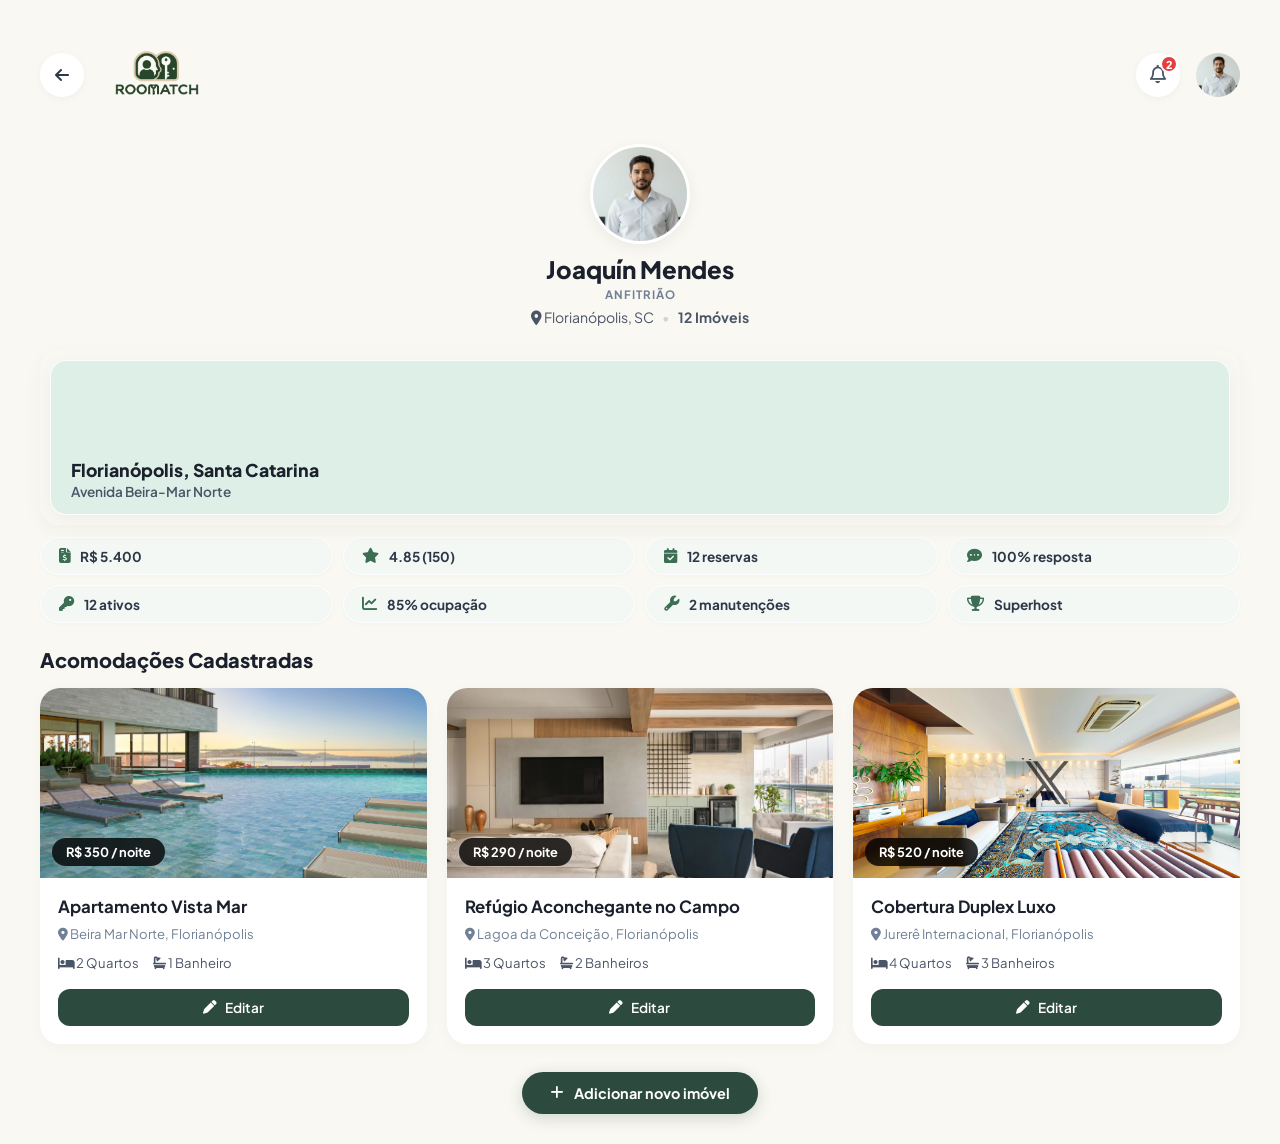
<file: anfitriao.html>
<!DOCTYPE html>
<html lang="pt-BR">
<head>
    <meta charset="UTF-8">
    <meta name="viewport" content="width=device-width, initial-scale=1.0">
    <title>RooMatch - Painel do Anfitrião</title>
    
    <!-- FONTE E ÍCONES -->
    <link rel="preconnect" href="https://fonts.googleapis.com">
    <link rel="preconnect" href="https://fonts.gstatic.com" crossorigin>
    <link href="https://fonts.googleapis.com/css2?family=Plus+Jakarta+Sans:wght@400;500;600;700;800&display=swap" rel="stylesheet">
    <link rel="stylesheet" href="https://cdnjs.cloudflare.com/ajax/libs/font-awesome/6.4.0/css/all.min.css">
    
    <link rel="stylesheet" href="anfitriao.css">
</head>
<body>

    <!-- OVERLAY DE ANIMAÇÃO AO ABRIR NOVA TELA -->
    <div class="roomatch-transition-overlay" id="transitionOverlay">
        <div class="transition-loader-badge">
            <i class="fa-solid fa-pen" id="transitionIcon"></i>
        </div>
        <span class="transition-loader-text" id="transitionText">Abrindo tela...</span>
    </div>

    <!-- CONTAINER PRINCIPAL CENTRALIZADO -->
    <div class="dashboard-container">

        <!-- 1. CABEÇALHO SUPERIOR (HEADER) -->
        <header class="dashboard-header">
            <div class="header-left">
                <a href="login.html" class="btn-back" title="Sair / Voltar para o Login">
                    <i class="fa-solid fa-arrow-left"></i>
                </a>
                <div class="brand-logo">
                    <a href="home.html">
                        <img src="logo.png" alt="RooMatch" class="header-logo">
                    </a>
                </div>
            </div>

            <div class="header-right">
                <div class="notification-badge" id="notifBtn" onclick="toggleNotificationsModal()" title="Notificações">
                    <i class="fa-regular fa-bell"></i>
                    <span class="badge-count" id="badgeCount">2</span>
                </div>
                <a href="perfil-anfitriao.html" onclick="abrirComAnimacao(event, this.href, 'fa-user-pen', 'Abrindo perfil do anfitrião...')" class="user-avatar-small" title="Editar Perfil do Anfitrião" style="display: block; cursor: pointer;">
                    <img src="perfil.anfitriao.webp" alt="Joaquín Mendes" id="headerAvatarImg">
                </a>
            </div>
        </header>

        <!-- 2. PERFIL DO ANFITRIÃO CENTRALIZADO -->
        <section class="host-profile-section">
            <a href="perfil-anfitriao.html" onclick="abrirComAnimacao(event, this.href, 'fa-user-pen', 'Abrindo perfil do anfitrião...')" class="avatar-large-wrapper" title="Editar Perfil do Anfitrião" style="display: block; cursor: pointer;">
                <img src="perfil.anfitriao.webp" alt="Joaquín Mendes" class="avatar-large" id="mainAvatarImg">
            </a>

            <h1 class="host-name" id="hostDisplayName">Joaquín Mendes</h1>
            <span class="host-tag">ANFITRIÃO</span>

            <div class="host-details-inline">
                <span id="hostDisplayCity"><i class="fa-solid fa-location-dot"></i> Florianópolis, SC</span>
                <span class="dot-separator">•</span>
                <span><strong id="totalImoveisCount">12 Imóveis</strong></span>
            </div>
        </section>

        <!-- 3. SEÇÃO DO MAPA & GRID DE PÍLULAS COMPACTAS -->
        <section class="map-metrics-section">
            
            <!-- CONTAINER DO MAPA -->
            <div class="map-wrapper">
                <iframe 
                    src="https://www.google.com/maps/embed?pb=!1m18!1m12!1m3!1d452700.12999651046!2d-48.79993679102758!3d-27.57120634528366!2m3!1f0!2f0!3f0!3m2!1i1024!2i768!4f13.1!3m3!1m2!1s0x9527394eb2c632d7%3A0x81bc550b6a04c746!2sFlorian%C3%B3polis%2C%20SC!5e0!3m2!1spt-BR!2sbr!4v1794400863030!5m2!1spt-BR!2sbr" 
                    width="100%" 
                    height="100%" 
                    style="border:0;" 
                    allowfullscreen="" 
                    loading="lazy" 
                    referrerpolicy="strict-origin-when-cross-origin">
                </iframe>

                <!-- CARD FLUTUANTE EM LIQUID GLASS -->
                <div class="glass-info-card">
                    <h3 class="glass-title">Florianópolis, Santa Catarina</h3>
                    <p class="glass-address">Avenida Beira-Mar Norte</p>
                </div>
            </div>

            <!-- GRID DE PÍLULAS/CHIPS -->
            <div class="metrics-grid">
                
                <!-- LINHA 1 -->
                <div class="metric-pill">
                    <i class="fa-solid fa-file-invoice-dollar pill-icon"></i>
                    <span class="pill-text">R$ 5.400</span>
                </div>

                <div class="metric-pill">
                    <i class="fa-solid fa-star pill-icon"></i>
                    <span class="pill-text">4.85 (150)</span>
                </div>

                <div class="metric-pill">
                    <i class="fa-solid fa-calendar-check pill-icon"></i>
                    <span class="pill-text">12 reservas</span>
                </div>

                <div class="metric-pill">
                    <i class="fa-solid fa-comment-dots pill-icon"></i>
                    <span class="pill-text">100% resposta</span>
                </div>

                <!-- LINHA 2 -->
                <div class="metric-pill">
                    <i class="fa-solid fa-key pill-icon"></i>
                    <span class="pill-text" id="ativosPillCount">12 ativos</span>
                </div>

                <div class="metric-pill">
                    <i class="fa-solid fa-chart-line pill-icon"></i>
                    <span class="pill-text">85% ocupação</span>
                </div>

                <div class="metric-pill">
                    <i class="fa-solid fa-wrench pill-icon"></i>
                    <span class="pill-text">2 manutenções</span>
                </div>

                <div class="metric-pill">
                    <i class="fa-solid fa-trophy pill-icon"></i>
                    <span class="pill-text">Superhost</span>
                </div>

            </div>
        </section>

        <!-- 4. SEÇÃO "ACOMODAÇÕES CADASTRADAS" -->
        <section class="properties-section">
            <h2 class="section-title">Acomodações Cadastradas</h2>

            <div class="properties-grid" id="propertiesGrid">
                
                <!-- CARD 1 -->
                <article class="property-card" id="card-1">
                    <div class="property-image-box">
                        <img src="beira mar.jpg" alt="Apartamento Vista Mar">
                        <span class="price-tag">R$ 350 / noite</span>
                    </div>
                    <div class="property-info">
                        <h3>Apartamento Vista Mar</h3>
                        <p class="property-location"><i class="fa-solid fa-location-dot"></i> Beira Mar Norte, Florianópolis</p>
                        <div class="property-specs">
                            <span><i class="fa-solid fa-bed"></i> 2 Quartos</span>
                            <span><i class="fa-solid fa-bath"></i> 1 Banheiro</span>
                        </div>
                        <div class="card-buttons">
                            <a href="editar-imovel.html?id=1" onclick="abrirComAnimacao(event, this.href, 'fa-pen', 'Abrindo edição do imóvel...')" class="btn-edit-full" style="text-decoration: none;">
                                <i class="fa-solid fa-pen"></i> Editar
                            </a>
                        </div>
                    </div>
                </article>

                <!-- CARD 2 -->
                <article class="property-card" id="card-2">
                    <div class="property-image-box">
                        <img src="anfitriao.1.2.webp" alt="Refúgio Aconchegante no Campo">
                        <span class="price-tag">R$ 290 / noite</span>
                    </div>
                    <div class="property-info">
                        <h3>Refúgio Aconchegante no Campo</h3>
                        <p class="property-location"><i class="fa-solid fa-location-dot"></i> Lagoa da Conceição, Florianópolis</p>
                        <div class="property-specs">
                            <span><i class="fa-solid fa-bed"></i> 3 Quartos</span>
                            <span><i class="fa-solid fa-bath"></i> 2 Banheiros</span>
                        </div>
                        <div class="card-buttons">
                            <a href="editar-imovel.html?id=2" onclick="abrirComAnimacao(event, this.href, 'fa-pen', 'Abrindo edição do imóvel...')" class="btn-edit-full" style="text-decoration: none;">
                                <i class="fa-solid fa-pen"></i> Editar
                            </a>
                        </div>
                    </div>
                </article>

                <!-- CARD 3 -->
                <article class="property-card" id="card-3">
                    <div class="property-image-box">
                        <img src="duplex.jpg" alt="Cobertura Duplex Luxo">
                        <span class="price-tag">R$ 520 / noite</span>
                    </div>
                    <div class="property-info">
                        <h3>Cobertura Duplex Luxo</h3>
                        <p class="property-location"><i class="fa-solid fa-location-dot"></i> Jurerê Internacional, Florianópolis</p>
                        <div class="property-specs">
                            <span><i class="fa-solid fa-bed"></i> 4 Quartos</span>
                            <span><i class="fa-solid fa-bath"></i> 3 Banheiros</span>
                        </div>
                        <div class="card-buttons">
                            <a href="editar-imovel.html?id=3" onclick="abrirComAnimacao(event, this.href, 'fa-pen', 'Abrindo edição do imóvel...')" class="btn-edit-full" style="text-decoration: none;">
                                <i class="fa-solid fa-pen"></i> Editar
                            </a>
                        </div>
                    </div>
                </article>

            </div>

            <!-- BOTÃO ABAIXO DOS IMÓVEIS -->
            <div class="add-property-container">
                <a href="adicionar-imovel.html" onclick="abrirComAnimacao(event, this.href, 'fa-house-medical', 'Abrindo cadastro de imóvel...')" class="btn-add-global" style="text-decoration: none;">
                    <i class="fa-solid fa-plus"></i> Adicionar novo imóvel
                </a>
            </div>
        </section>

    </div>

    <!-- ======================================================= -->
    <!-- 🔔 POP-UP DE NOTIFICAÇÕES (CANTO SUPERIOR DIREITO) -->
    <!-- ======================================================= -->
    <div class="notifications-popup" id="notificationsPopup">
        <div class="notif-header">
            <h3>Solicitações de Aluguel</h3>
            <button class="btn-close-notif" onclick="toggleNotificationsModal()">
                <i class="fa-solid fa-xmark"></i>
            </button>
        </div>

        <div class="notif-body" id="notifBody">
            
            <!-- SOLICITAÇÃO 1 -->
            <div class="notif-item" id="notif-1">
                <div class="notif-user-info">
                    <div class="notif-avatar">
                        <i class="fa-solid fa-user"></i>
                    </div>
                    <div class="notif-details">
                        <h4>Mariana Silva</h4>
                        <p class="notif-property">Apartamento Vista Mar</p>
                        <span class="notif-date"><i class="fa-regular fa-calendar"></i> 15 Dez - 20 Dez (5 noites)</span>
                        <span class="notif-price">Total: R$ 1.750</span>
                    </div>
                </div>
                <div class="notif-actions" id="actions-notif-1">
                    <button class="btn-reject" onclick="handleRequest(1, false)">
                        <i class="fa-solid fa-xmark"></i> Recusar
                    </button>
                    <button class="btn-accept" onclick="handleRequest(1, true)">
                        <i class="fa-solid fa-check"></i> Aceitar
                    </button>
                </div>
            </div>

            <!-- SOLICITAÇÃO 2 -->
            <div class="notif-item" id="notif-2">
                <div class="notif-user-info">
                    <div class="notif-avatar">
                        <i class="fa-solid fa-user"></i>
                    </div>
                    <div class="notif-details">
                        <h4>Carlos Eduardo</h4>
                        <p class="notif-property">Cobertura Duplex Luxo</p>
                        <span class="notif-date"><i class="fa-regular fa-calendar"></i> 28 Dez - 02 Jan (5 noites)</span>
                        <span class="notif-price">Total: R$ 2.600</span>
                    </div>
                </div>
                <div class="notif-actions" id="actions-notif-2">
                    <button class="btn-reject" onclick="handleRequest(2, false)">
                        <i class="fa-solid fa-xmark"></i> Recusar
                    </button>
                    <button class="btn-accept" onclick="handleRequest(2, true)">
                        <i class="fa-solid fa-check"></i> Aceitar
                    </button>
                </div>
            </div>

        </div>
    </div>

    <!-- SCRIPT DE FUNCIONAMENTO E ANIMAÇÃO DE TRANSIÇÃO -->
    <script>
        let activeNotifs = 2;

        function abrirComAnimacao(event, url, iconClass, texto) {
            event.preventDefault();
            const overlay = document.getElementById('transitionOverlay');
            const icon = document.getElementById('transitionIcon');
            const label = document.getElementById('transitionText');

            icon.className = `fa-solid ${iconClass}`;
            label.textContent = texto;
            overlay.classList.add('active');

            setTimeout(() => {
                window.open(url, '_blank', 'noopener,noreferrer');
                setTimeout(() => {
                    overlay.classList.remove('active');
                }, 250);
            }, 340);
        }

        function toggleNotificationsModal() {
            const popup = document.getElementById('notificationsPopup');
            popup.classList.toggle('active');
        }

        document.addEventListener('click', function(event) {
            const popup = document.getElementById('notificationsPopup');
            const btn = document.getElementById('notifBtn');
            if (popup.classList.contains('active') && !popup.contains(event.target) && !btn.contains(event.target)) {
                popup.classList.remove('active');
            }
        });

        function handleRequest(id, isAccepted) {
            const actionsDiv = document.getElementById(`actions-notif-${id}`);
            const item = document.getElementById(`notif-${id}`);

            if (isAccepted) {
                actionsDiv.innerHTML = `<span class="status-accepted"><i class="fa-solid fa-check-circle"></i> Solicitação Aceita</span>`;
            } else {
                item.style.opacity = '0';
                item.style.transform = 'translateX(20px)';
                setTimeout(() => {
                    item.remove();
                    checkEmptyState();
                }, 300);
            }

            activeNotifs = Math.max(0, activeNotifs - 1);
            const badge = document.getElementById('badgeCount');
            if (activeNotifs > 0) {
                badge.innerText = activeNotifs;
            } else {
                badge.style.display = 'none';
            }
        }

        function checkEmptyState() {
            const body = document.getElementById('notifBody');
            if (body.children.length === 0) {
                body.innerHTML = `<div class="notif-empty"><i class="fa-regular fa-bell-slash"></i><p>Nenhuma notificação pendente.</p></div>`;
            }
        }

        function atualizarDadosPainel() {
            const perfilSalvo = localStorage.getItem('roomatch_perfil_anfitriao');
            if (perfilSalvo) {
                const perfil = JSON.parse(perfilSalvo);
                if (perfil.nome) document.getElementById('hostDisplayName').textContent = perfil.nome;
                if (perfil.cidade) document.getElementById('hostDisplayCity').innerHTML = `<i class="fa-solid fa-location-dot"></i> ${perfil.cidade}`;
                if (perfil.foto) {
                    document.getElementById('headerAvatarImg').src = perfil.foto;
                    document.getElementById('mainAvatarImg').src = perfil.foto;
                }
            }

            [1, 2, 3].forEach(id => {
                const savedData = localStorage.getItem(`roomatch_imovel_${id}`);
                if (savedData) {
                    const data = JSON.parse(savedData);
                    const card = document.getElementById(`card-${id}`);
                    if (card) {
                        card.querySelector('h3').textContent = data.titulo;
                        card.querySelector('.price-tag').textContent = `R$ ${data.preco} / noite`;
                        card.querySelector('.property-location').innerHTML = `<i class="fa-solid fa-location-dot"></i> ${data.localizacao}`;
                        card.querySelector('.property-specs').innerHTML = `
                            <span><i class="fa-solid fa-bed"></i> ${data.quartos} ${data.quartos == 1 ? 'Quarto' : 'Quartos'}</span>
                            <span><i class="fa-solid fa-bath"></i> ${data.banheiros} ${data.banheiros == 1 ? 'Banheiro' : 'Banheiros'}</span>
                        `;
                        if (data.imagem) {
                            card.querySelector('img').src = data.imagem;
                        }
                    }
                }
            });

            const grid = document.getElementById('propertiesGrid');
            document.querySelectorAll('.dynamic-property-card').forEach(el => el.remove());

            const novosImoveis = JSON.parse(localStorage.getItem('roomatch_novos_imoveis') || '[]');
            novosImoveis.forEach(imovel => {
                const article = document.createElement('article');
                article.className = 'property-card dynamic-property-card';
                article.id = `card-${imovel.id}`;
                article.innerHTML = `
                    <div class="property-image-box">
                        <img src="${imovel.imagem || 'beira mar.jpg'}" alt="${imovel.titulo}">
                        <span class="price-tag">R$ ${imovel.preco} / noite</span>
                    </div>
                    <div class="property-info">
                        <h3>${imovel.titulo}</h3>
                        <p class="property-location"><i class="fa-solid fa-location-dot"></i> ${imovel.localizacao}</p>
                        <div class="property-specs">
                            <span><i class="fa-solid fa-bed"></i> ${imovel.quartos} ${imovel.quartos == 1 ? 'Quarto' : 'Quartos'}</span>
                            <span><i class="fa-solid fa-bath"></i> ${imovel.banheiros} ${imovel.banheiros == 1 ? 'Banheiro' : 'Banheiros'}</span>
                        </div>
                        <div class="card-buttons">
                            <a href="editar-imovel.html?id=${imovel.id}" onclick="abrirComAnimacao(event, this.href, 'fa-pen', 'Abrindo edição do imóvel...')" class="btn-edit-full" style="text-decoration: none;">
                                <i class="fa-solid fa-pen"></i> Editar
                            </a>
                        </div>
                    </div>
                `;
                grid.appendChild(article);
            });

            const total = 12 + novosImoveis.length;
            document.getElementById('totalImoveisCount').textContent = `${total} Imóveis`;
            document.getElementById('ativosPillCount').textContent = `${total} ativos`;
        }

        window.addEventListener('DOMContentLoaded', atualizarDadosPainel);
        window.addEventListener('storage', atualizarDadosPainel);
    </script>
</body>
</html>
</file>
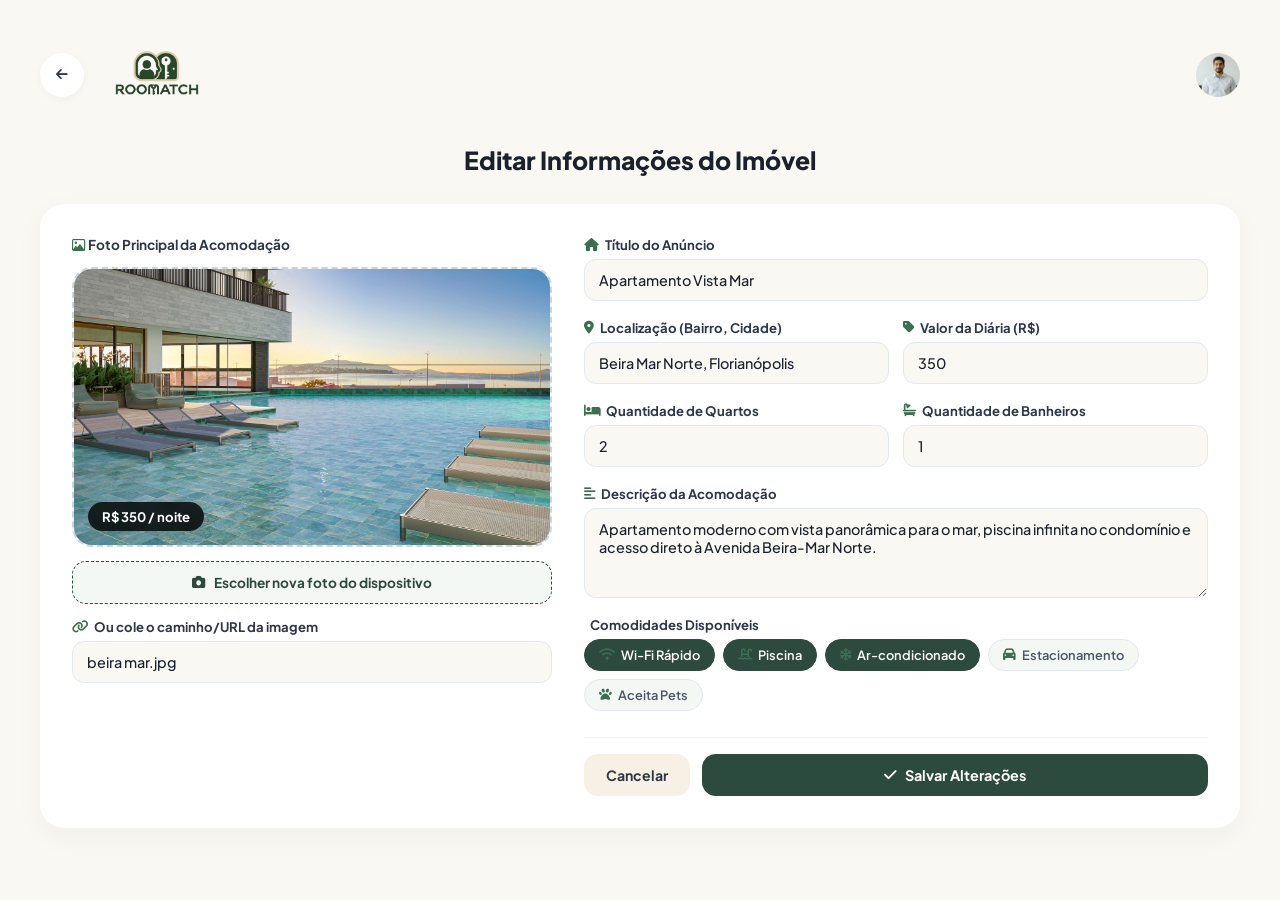
<file: editar-imovel.html>
<!DOCTYPE html>
<html lang="pt-BR">
<head>
    <meta charset="UTF-8">
    <meta name="viewport" content="width=device-width, initial-scale=1.0">
    <title>RooMatch - Editar Imóvel</title>
    
    <!-- FONTE E ÍCONES -->
    <link rel="preconnect" href="https://fonts.googleapis.com">
    <link rel="preconnect" href="https://fonts.gstatic.com" crossorigin>
    <link href="https://fonts.googleapis.com/css2?family=Plus+Jakarta+Sans:wght@400;500;600;700;800&display=swap" rel="stylesheet">
    <link rel="stylesheet" href="https://cdnjs.cloudflare.com/ajax/libs/font-awesome/6.4.0/css/all.min.css">
    
    <link rel="stylesheet" href="anfitriao.css">

    <style>
        .edit-wrapper {
            background: #FFFFFF;
            border-radius: 24px;
            padding: 32px;
            box-shadow: 0 8px 30px rgba(0, 0, 0, 0.04);
            display: grid;
            grid-template-columns: 1fr 1.3fr;
            gap: 32px;
            animation: cardStagger 0.65s cubic-bezier(0.22, 1, 0.36, 1) 0.12s both;
        }

        @media (max-width: 860px) {
            .edit-wrapper {
                grid-template-columns: 1fr;
                padding: 20px;
            }
        }

        .page-title-bar {
            display: flex;
            align-items: center;
            justify-content: center;
            text-align: center;
            margin-bottom: 4px;
            animation: cardStagger 0.55s cubic-bezier(0.22, 1, 0.36, 1) 0.05s both;
        }

        .page-title-bar h1 {
            font-size: 1.55rem;
            font-weight: 800;
            color: #1A202C;
        }

        .image-editor-box {
            display: flex;
            flex-direction: column;
            gap: 14px;
        }

        .image-preview-container {
            position: relative;
            width: 100%;
            height: 280px;
            border-radius: 20px;
            overflow: hidden;
            background: #F4F8F5;
            border: 2px dashed #CBD5E0;
        }

        .image-preview-container img {
            width: 100%;
            height: 100%;
            object-fit: cover;
            transition: transform 0.4s ease;
        }

        .image-preview-container:hover img {
            transform: scale(1.03);
        }

        .preview-price-badge {
            position: absolute;
            bottom: 14px;
            left: 14px;
            background: rgba(0, 0, 0, 0.8);
            color: #FFFFFF;
            padding: 6px 14px;
            border-radius: 20px;
            font-size: 0.82rem;
            font-weight: 700;
            backdrop-filter: blur(4px);
        }

        .upload-label-btn {
            background: #F4F8F5;
            color: #2D4A3E;
            border: 1.5px dashed #2D4A3E;
            padding: 12px 16px;
            border-radius: 14px;
            font-weight: 700;
            font-size: 0.85rem;
            cursor: pointer;
            display: flex;
            align-items: center;
            justify-content: center;
            gap: 8px;
            transition: all 0.25s ease;
        }

        .upload-label-btn:hover {
            background: #2D4A3E;
            color: #FFFFFF;
            transform: translateY(-2px);
        }

        .edit-form {
            display: flex;
            flex-direction: column;
            gap: 18px;
        }

        .form-row {
            display: grid;
            grid-template-columns: 1fr 1fr;
            gap: 14px;
        }

        @media (max-width: 500px) {
            .form-row {
                grid-template-columns: 1fr;
            }
        }

        .form-group {
            display: flex;
            flex-direction: column;
            gap: 6px;
        }

        .form-group label {
            font-size: 0.82rem;
            font-weight: 700;
            color: #2D3748;
            display: flex;
            align-items: center;
            gap: 6px;
        }

        .form-group label i {
            color: #3B6E52;
        }

        .form-control {
            width: 100%;
            padding: 11px 14px;
            border-radius: 12px;
            border: 1.5px solid #E2E8F0;
            background: #F9F8F3;
            font-size: 0.9rem;
            font-weight: 500;
            color: #1A202C;
            outline: none;
            transition: all 0.2s ease;
        }

        .form-control:focus {
            border-color: #2D4A3E;
            background: #FFFFFF;
            box-shadow: 0 0 0 3px rgba(45, 74, 62, 0.1);
        }

        textarea.form-control {
            resize: vertical;
            min-height: 90px;
        }

        .amenities-grid {
            display: flex;
            flex-wrap: wrap;
            gap: 8px;
        }

        .amenity-check {
            display: none;
        }

        .amenity-pill {
            background: #F4F8F5;
            border: 1px solid #E2E8F0;
            border-radius: 999px;
            padding: 7px 14px;
            font-size: 0.8rem;
            font-weight: 600;
            color: #4A5568;
            cursor: pointer;
            display: flex;
            align-items: center;
            gap: 6px;
            transition: all 0.2s ease;
            user-select: none;
        }

        .amenity-pill:hover {
            transform: translateY(-1px);
            border-color: #2D4A3E;
        }

        .amenity-check:checked + .amenity-pill {
            background: #2D4A3E;
            color: #FFFFFF;
            border-color: #2D4A3E;
        }

        .form-actions {
            display: flex;
            gap: 12px;
            margin-top: 8px;
            padding-top: 16px;
            border-top: 1px solid #EDF2F7;
        }

        .btn-cancel {
            background: #F7F0E4;
            color: #2D3748;
            border: none;
            padding: 12px 22px;
            border-radius: 14px;
            font-weight: 700;
            font-size: 0.88rem;
            cursor: pointer;
            display: flex;
            align-items: center;
            justify-content: center;
            transition: all 0.2s ease;
        }

        .btn-cancel:hover {
            background: #EEDCC8;
            transform: translateY(-2px);
        }

        .btn-save {
            flex: 1;
            background: #2D4A3E;
            color: #FFFFFF;
            border: none;
            padding: 12px 24px;
            border-radius: 14px;
            font-weight: 700;
            font-size: 0.9rem;
            cursor: pointer;
            display: flex;
            align-items: center;
            justify-content: center;
            gap: 8px;
            transition: all 0.3s ease;
        }

        .btn-save:hover {
            background: #1E342B;
            transform: translateY(-2px);
            box-shadow: 0 6px 16px rgba(45, 74, 62, 0.28);
        }

        .toast-saved {
            position: fixed;
            bottom: 24px;
            right: 24px;
            background: #2D4A3E;
            color: #FFFFFF;
            padding: 14px 22px;
            border-radius: 14px;
            font-size: 0.88rem;
            font-weight: 700;
            display: flex;
            align-items: center;
            gap: 10px;
            box-shadow: 0 10px 25px rgba(0,0,0,0.18);
            opacity: 0;
            transform: translateY(20px);
            pointer-events: none;
            transition: all 0.3s ease;
            z-index: 2000;
        }

        .toast-saved.show {
            opacity: 1;
            transform: translateY(0);
        }
    </style>
</head>
<body>

    <div class="dashboard-container">

        <!-- CABEÇALHO -->
        <header class="dashboard-header">
            <div class="header-left">
                <button type="button" onclick="fecharAbaEdicao()" class="btn-back" title="Fechar aba e voltar ao Painel" style="border: none; cursor: pointer;">
                    <i class="fa-solid fa-arrow-left"></i>
                </button>
                <div class="brand-logo">
                    <img src="logo.png" alt="RooMatch" class="header-logo">
                </div>
            </div>

            <div class="header-right">
                <div class="user-avatar-small">
                    <img src="perfil.anfitriao.webp" alt="Joaquín Mendes">
                </div>
            </div>
        </header>

        <div class="page-title-bar">
            <h1>Editar Informações do Imóvel</h1>
        </div>

        <!-- CARD PRINCIPAL DE EDIÇÃO -->
        <main class="edit-wrapper">
            
            <!-- ESQUERDA: PRÉVIA E ALTERAÇÃO DA IMAGEM -->
            <div class="image-editor-box">
                <label style="font-size: 0.85rem; font-weight: 700; color: #2D3748;">
                    <i class="fa-regular fa-image" style="color: #3B6E52;"></i> Foto Principal da Acomodação
                </label>
                
                <div class="image-preview-container">
                    <img id="previewImg" src="beira mar.jpg" alt="Pré-visualização do imóvel">
                    <span class="preview-price-badge" id="previewPrice">R$ 350 / noite</span>
                </div>

                <label for="fileInput" class="upload-label-btn">
                    <i class="fa-solid fa-camera"></i> Escolher nova foto do dispositivo
                </label>
                <input type="file" id="fileInput" accept="image/*" style="display: none;" onchange="previewUploadedImage(event)">

                <div class="form-group">
                    <label for="imageUrl"><i class="fa-solid fa-link"></i> Ou cole o caminho/URL da imagem</label>
                    <input type="text" id="imageUrl" class="form-control" placeholder="Ex: beira mar.jpg" oninput="updateImageFromUrl(this.value)">
                </div>
            </div>

            <!-- DIREITA: DADOS DO IMÓVEL -->
            <form class="edit-form" id="editPropertyForm" onsubmit="saveProperty(event)">
                
                <div class="form-group">
                    <label for="titulo"><i class="fa-solid fa-house"></i> Título do Anúncio</label>
                    <input type="text" id="titulo" class="form-control" required>
                </div>

                <div class="form-row">
                    <div class="form-group">
                        <label for="localizacao"><i class="fa-solid fa-location-dot"></i> Localização (Bairro, Cidade)</label>
                        <input type="text" id="localizacao" class="form-control" required>
                    </div>
                    <div class="form-group">
                        <label for="preco"><i class="fa-solid fa-tag"></i> Valor da Diária (R$)</label>
                        <input type="number" id="preco" class="form-control" min="1" required oninput="updatePriceBadge(this.value)">
                    </div>
                </div>

                <div class="form-row">
                    <div class="form-group">
                        <label for="quartos"><i class="fa-solid fa-bed"></i> Quantidade de Quartos</label>
                        <input type="number" id="quartos" class="form-control" min="1" max="20" required>
                    </div>
                    <div class="form-group">
                        <label for="banheiros"><i class="fa-solid fa-bath"></i> Quantidade de Banheiros</label>
                        <input type="number" id="banheiros" class="form-control" min="1" max="20" required>
                    </div>
                </div>

                <div class="form-group">
                    <label for="descricao"><i class="fa-solid fa-align-left"></i> Descrição da Acomodação</label>
                    <textarea id="descricao" class="form-control" placeholder="Descreva os diferenciais, vista, proximidade da praia ou pontos turísticos..."></textarea>
                </div>

                <div class="form-group">
                    <label><i class="fa-solid fa-sparkles"></i> Comodidades Disponíveis</label>
                    <div class="amenities-grid">
                        <label>
                            <input type="checkbox" class="amenity-check" id="com-wifi" checked>
                            <span class="amenity-pill"><i class="fa-solid fa-wifi"></i> Wi-Fi Rápido</span>
                        </label>
                        <label>
                            <input type="checkbox" class="amenity-check" id="com-piscina" checked>
                            <span class="amenity-pill"><i class="fa-solid fa-water-ladder"></i> Piscina</span>
                        </label>
                        <label>
                            <input type="checkbox" class="amenity-check" id="com-ar" checked>
                            <span class="amenity-pill"><i class="fa-solid fa-snowflake"></i> Ar-condicionado</span>
                        </label>
                        <label>
                            <input type="checkbox" class="amenity-check" id="com-garagem">
                            <span class="amenity-pill"><i class="fa-solid fa-car"></i> Estacionamento</span>
                        </label>
                        <label>
                            <input type="checkbox" class="amenity-check" id="com-pet">
                            <span class="amenity-pill"><i class="fa-solid fa-paw"></i> Aceita Pets</span>
                        </label>
                    </div>
                </div>

                <div class="form-actions">
                    <button type="button" onclick="fecharAbaEdicao()" class="btn-cancel">Cancelar</button>
                    <button type="submit" class="btn-save">
                        <i class="fa-solid fa-check"></i> Salvar Alterações
                    </button>
                </div>

            </form>
        </main>
    </div>

    <!-- NOTIFICAÇÃO DE SALVO -->
    <div class="toast-saved" id="toastSaved">
        <i class="fa-solid fa-circle-check"></i> Alterações salvas! Fechando aba...
    </div>

    <script>
        const imoveisPadrao = {
            "1": {
                titulo: "Apartamento Vista Mar",
                localizacao: "Beira Mar Norte, Florianópolis",
                preco: 350,
                quartos: 2,
                banheiros: 1,
                imagem: "beira mar.jpg",
                descricao: "Apartamento moderno com vista panorâmica para o mar, piscina infinita no condomínio e acesso direto à Avenida Beira-Mar Norte."
            },
            "2": {
                titulo: "Refúgio Aconchegante no Campo",
                localizacao: "Lagoa da Conceição, Florianópolis",
                preco: 290,
                quartos: 3,
                banheiros: 2,
                imagem: "anfitriao.1.2.webp",
                descricao: "Ambiente espaçoso e acolhedor cercado pela natureza na Lagoa da Conceição, ideal para famílias e estadias tranquilas."
            },
            "3": {
                titulo: "Cobertura Duplex Luxo",
                localizacao: "Jurerê Internacional, Florianópolis",
                preco: 520,
                quartos: 4,
                banheiros: 3,
                imagem: "duplex.jpg",
                descricao: "Cobertura duplex de alto padrão em Jurerê Internacional, com sala ampla, acabamentos sofisticados e a poucos metros da praia."
            }
        };

        const params = new URLSearchParams(window.location.search);
        const imovelId = params.get("id") || "1";

        window.addEventListener("DOMContentLoaded", () => {
            let dados = null;
            const saved = localStorage.getItem(`roomatch_imovel_${imovelId}`);
            if (saved) {
                dados = JSON.parse(saved);
            } else if (imoveisPadrao[imovelId]) {
                dados = imoveisPadrao[imovelId];
            } else {
                const novos = JSON.parse(localStorage.getItem("roomatch_novos_imoveis") || "[]");
                dados = novos.find(item => String(item.id) === String(imovelId)) || imoveisPadrao["1"];
            }

            document.getElementById("titulo").value = dados.titulo;
            document.getElementById("localizacao").value = dados.localizacao;
            document.getElementById("preco").value = dados.preco;
            document.getElementById("quartos").value = dados.quartos;
            document.getElementById("banheiros").value = dados.banheiros;
            document.getElementById("descricao").value = dados.descricao || "";
            document.getElementById("imageUrl").value = dados.imagem;
            document.getElementById("previewImg").src = dados.imagem;
            updatePriceBadge(dados.preco);
        });

        function updatePriceBadge(valor) {
            document.getElementById("previewPrice").textContent = `R$ ${valor || 0} / noite`;
        }

        function updateImageFromUrl(url) {
            if (url.trim() !== "") {
                document.getElementById("previewImg").src = url;
            }
        }

        function previewUploadedImage(event) {
            const file = event.target.files[0];
            if (!file) return;

            const reader = new FileReader();
            reader.onload = function(e) {
                const base64Img = e.target.result;
                document.getElementById("previewImg").src = base64Img;
                document.getElementById("imageUrl").value = base64Img;
            };
            reader.readAsDataURL(file);
        }

        function fecharAbaEdicao() {
            document.body.classList.add("is-leaving");
            setTimeout(() => {
                window.close();
                if (!window.closed) {
                    window.location.href = "anfitriao.html";
                }
            }, 300);
        }

        function saveProperty(event) {
            event.preventDefault();

            const dadosAtualizados = {
                titulo: document.getElementById("titulo").value,
                localizacao: document.getElementById("localizacao").value,
                preco: document.getElementById("preco").value,
                quartos: document.getElementById("quartos").value,
                banheiros: document.getElementById("banheiros").value,
                descricao: document.getElementById("descricao").value,
                imagem: document.getElementById("previewImg").src
            };

            if (imoveisPadrao[imovelId]) {
                localStorage.setItem(`roomatch_imovel_${imovelId}`, JSON.stringify(dadosAtualizados));
            } else {
                const novos = JSON.parse(localStorage.getItem("roomatch_novos_imoveis") || "[]");
                const index = novos.findIndex(item => String(item.id) === String(imovelId));
                if (index !== -1) {
                    dadosAtualizados.id = novos[index].id;
                    novos[index] = dadosAtualizados;
                    localStorage.setItem("roomatch_novos_imoveis", JSON.stringify(novos));
                }
            }

            const toast = document.getElementById("toastSaved");
            toast.classList.add("show");

            setTimeout(() => {
                fecharAbaEdicao();
            }, 750);
        }
    </script>
</body>
</html>
</file>
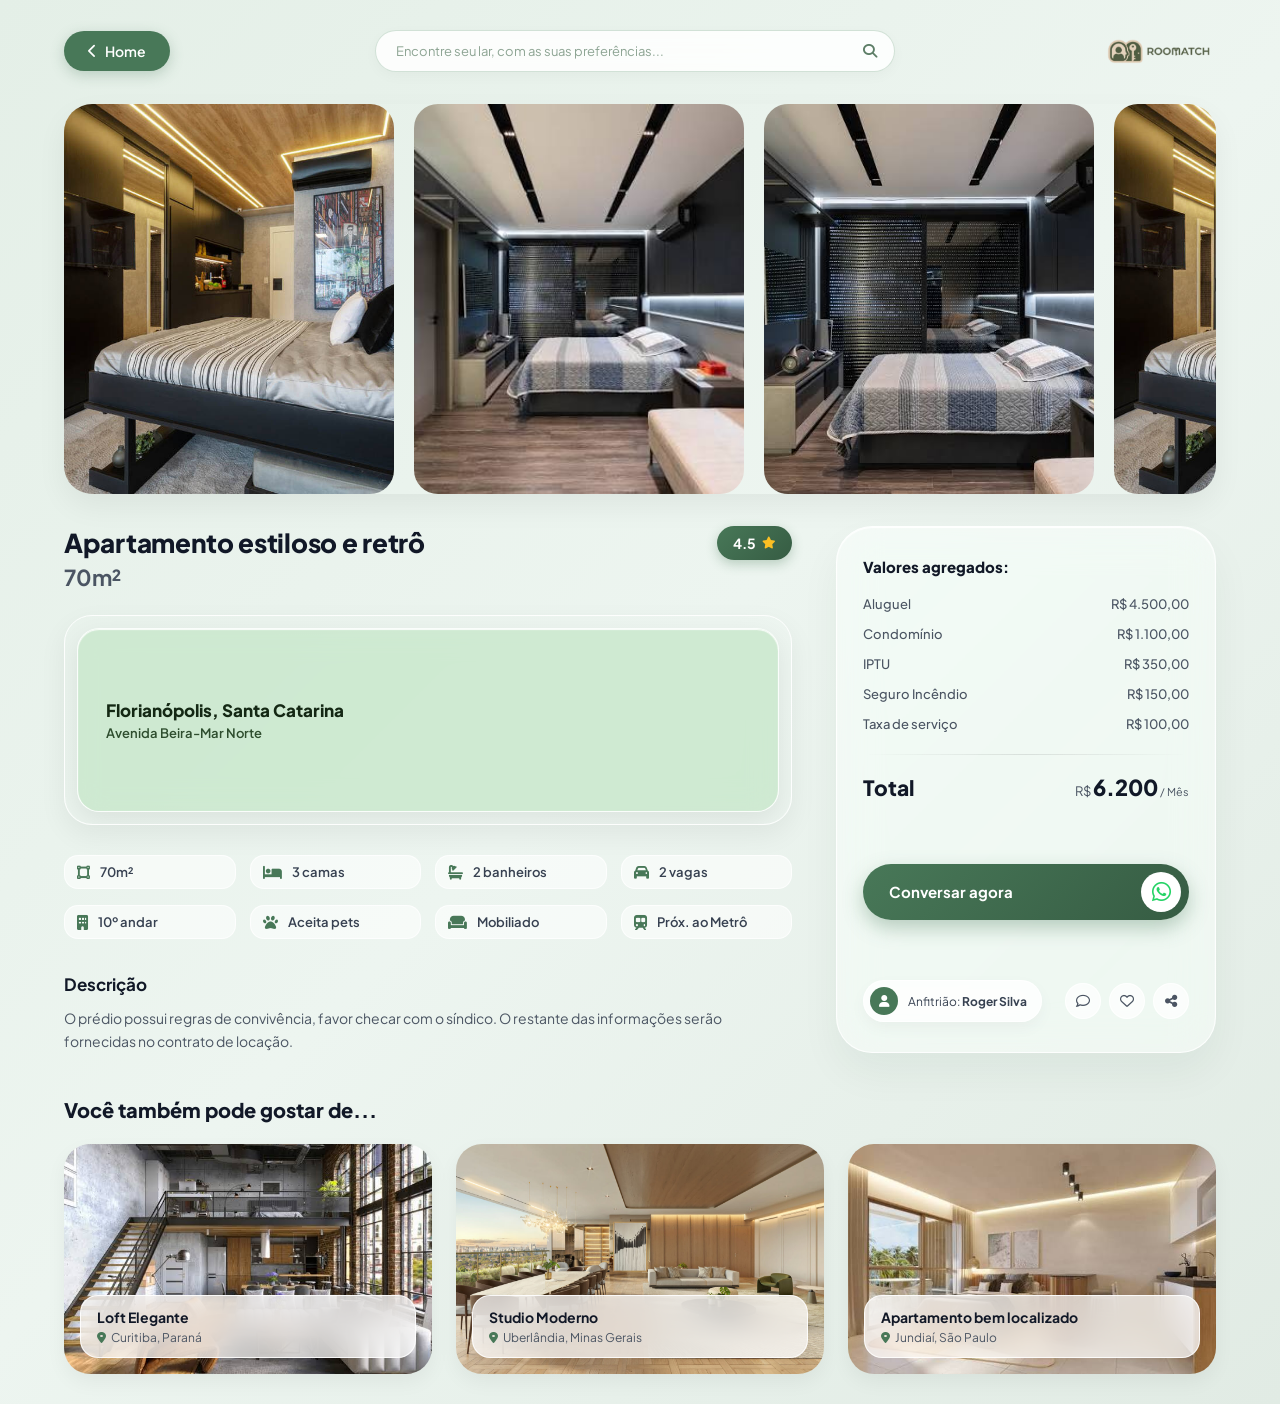
<file: imoveis.html>
<!DOCTYPE html>
<html lang="pt-BR">

<head>
  <meta charset="UTF-8">
  <meta name="viewport" content="width=device-width, initial-scale=1.0">
  <title>Apartamento estiloso e retrô - Detalhes do Imóvel</title>

  <!-- Fontes e Ícones -->
  <link rel="stylesheet" href="https://cdnjs.cloudflare.com/ajax/libs/font-awesome/6.4.0/css/all.min.css">
  <link rel="preconnect" href="https://fonts.googleapis.com">
  <link rel="preconnect" href="https://fonts.gstatic.com" crossorigin>
  <link href="https://fonts.googleapis.com/css2?family=Plus+Jakarta+Sans:ital,wght@0,400;0,500;0,600;0,700;0,800;1,600&family=Playfair+Display:ital,wght@1,600;1,700&display=swap" rel="stylesheet">

  <link rel="stylesheet" href="imoveis.css">
</head>

<body>

  <div class="app-window">

    <!-- HEADER -->
    <header class="header">
      <a href="index2.html" class="btn-home" style="text-decoration: none;">
        <i class="fa-solid fa-chevron-left text-xs"></i>
        <span>Home</span>
      </a>

      <div class="search-bar-container">
        <input type="text" class="search-input" placeholder="Encontre seu lar, com as suas preferências...">
        <i class="fa-solid fa-magnifying-glass search-icon"></i>
      </div>

      <!-- LOGO ROOMATCH -->
      <div class="brand-logo-container">
        <img src="Roomatch-logo.png" alt="Logo Roomatch" class="brand-logo-img">
      </div>
    </header>

    <!-- GALERIA DE FOTOS (CARROSSEL DINÂMICO, CONTÍNUO E LENTO) -->
    <section class="gallery-section">
      <div class="gallery-carousel">
        <div class="gallery-track">
          <!-- CONJUNTO DE FOTOS ORIGINAIS -->
          <div class="gallery-card"><img src="img.Studio.Carrossel.jpg" alt="Apartamento - imagem 1"></div>
          <div class="gallery-card"><img src="img2.Studio.Carrossel.jpg" alt="Apartamento - imagem 2"></div>
          <div class="gallery-card"><img src="img3.Studio.Carrossel.jpg" alt="Apartamento - imagem 3"></div>

          <!-- REPETIÇÃO DAS FOTOS PARA LOOP INFINITO E SUAVE -->
          <div class="gallery-card"><img src="img.Studio.Carrossel.jpg" alt="Apartamento - imagem 1"></div>
          <div class="gallery-card"><img src="img2.Studio.Carrossel.jpg" alt="Apartamento - imagem 2"></div>
          <div class="gallery-card"><img src="img3.Studio.Carrossel.jpg" alt="Apartamento - imagem 3"></div>
        </div>
      </div>
    </section>

    <!-- INFORMAÇÕES DO IMÓVEL -->
    <main class="main-grid">

      <div class="property-info-col">

        <div class="property-header">
          <div>
            <h1 class="property-title" id="propTitle">Apartamento estiloso e retrô</h1>
            <h2 class="property-subtitle" id="propSubtitle">70m²</h2>
          </div>

          <div class="rating-badge">
            <span>4.5</span>
            <i class="fa-solid fa-star"></i>
          </div>
        </div>

        <!-- MAPA EM TEMPO REAL COM PAINEL LIQUID GLASS EXPANDIDO -->
        <div class="map-banner">
          <iframe 
            src="https://www.google.com/maps/embed?pb=!1m18!1m12!1m3!1d14144.577741369527!2d-48.5528876!3d-27.5890835!2m3!1f0!2f0!3f0!3m2!1i1024!2i768!4f13.1!3m3!1m2!1s0x95273822839b2b51%3A0x6b43729352ef25bc!2sAv.%20Beira%20Mar%20Norte%20-%20Florian%C3%B3polis%2C%20SC!5e0!3m2!1spt-BR!2sbr!4v1700000000000!5m2!1spt-BR!2sbr" 
            class="realtime-map" 
            allowfullscreen="" 
            loading="lazy" 
            referrerpolicy="no-referrer-when-downgrade">
          </iframe>

          <!-- BALÃO VERDE EXPANDIDO FOSCO EM LIQUID GLASS -->
          <div class="map-banner-content">
            <h3 id="locationTitle">Florianópolis, Santa Catarina</h3>
            <p id="locationAddress">Avenida Beira-Mar Norte</p>
          </div>
        </div>

        <!-- CARACTERÍSTICAS -->
        <div class="specs-grid">
          <div class="spec-item"><i class="fa-solid fa-vector-square"></i> 70m²</div>
          <div class="spec-item"><i class="fa-solid fa-bed"></i> 3 camas</div>
          <div class="spec-item"><i class="fa-solid fa-bath"></i> 2 banheiros</div>
          <div class="spec-item"><i class="fa-solid fa-car"></i> 2 vagas</div>
          <div class="spec-item"><i class="fa-solid fa-building"></i> 10º andar</div>
          <div class="spec-item"><i class="fa-solid fa-paw"></i> Aceita pets</div>
          <div class="spec-item"><i class="fa-solid fa-couch"></i> Mobiliado</div>
          <div class="spec-item"><i class="fa-solid fa-train-subway"></i> Próx. ao Metrô</div>
        </div>

        <!-- DESCRIÇÃO -->
        <div class="description-section">
          <h3>Descrição</h3>
          <p>O prédio possui regras de convivência, favor checar com o síndico. O restante das informações serão fornecidas no contrato de locação.</p>
        </div>

      </div>

      <!-- CARD DE PREÇOS COM LIQUID GLASS -->
      <div class="pricing-card glass-card">

        <div>
          <h3 class="pricing-title">Valores agregados:</h3>

          <div class="pricing-list">
            <div class="pricing-row"><span>Aluguel</span><span>R$ 4.500,00</span></div>
            <div class="pricing-row"><span>Condomínio</span><span>R$ 1.100,00</span></div>
            <div class="pricing-row"><span>IPTU</span><span>R$ 350,00</span></div>
            <div class="pricing-row"><span>Seguro Incêndio</span><span>R$ 150,00</span></div>
            <div class="pricing-row"><span>Taxa de serviço</span><span>R$ 100,00</span></div>
          </div>

          <div class="pricing-divider"></div>

          <div class="total-row">
            <span class="total-label">Total</span>
            <div class="total-amount">
              R$ <strong>6.200</strong> <small>/ Mês</small>
            </div>
          </div>
        </div>

        <button type="button" class="btn-whatsapp" id="openChatBtn">
          <span>Conversar agora</span>
          <div class="whatsapp-icon-circle">
            <i class="fa-brands fa-whatsapp"></i>
          </div>
        </button>

        <div class="host-bar">
          <!-- ANFITRIÃO COM ÍCONE DE PERFIL SEM FOTO -->
          <div class="host-pill glass-element">
            <div class="host-avatar-placeholder">
              <i class="fa-solid fa-user"></i>
            </div>
            <span>Anfitrião: <strong>Roger Silva</strong></span>
          </div>

          <div class="action-icons">
            <button class="action-btn glass-btn" id="commentsBtn" title="Comentários">
              <i class="fa-regular fa-comment"></i>
            </button>

            <button class="action-btn glass-btn" id="favoriteBtn" title="Favoritar">
              <i class="fa-regular fa-heart"></i>
            </button>

            <div class="share-wrapper">
              <button class="action-btn glass-btn" id="shareBtn" title="Compartilhar">
                <i class="fa-solid fa-share-nodes"></i>
              </button>
              
              <!-- MENU DROPDOWN DE COMPARTILHAMENTO -->
              <div class="share-dropdown glass-card" id="shareDropdown">
                <button type="button" class="share-option" id="copyLinkOption">
                  <i class="fa-regular fa-copy"></i>
                  <span>Copiar Link</span>
                </button>
                <button type="button" class="share-option" id="whatsappOption">
                  <i class="fa-brands fa-whatsapp"></i>
                  <span>Enviar no WhatsApp</span>
                </button>
              </div>
            </div>

          </div>
        </div>

      </div>

    </main>

    <!-- SUGESTÕES -->
    <section class="suggestions-section">
      <h3 class="suggestions-title">Você também pode gostar de...</h3>

      <div class="suggestions-grid">

        <div class="rec-card" onclick="selectProperty('Loft Elegante', '65m²', 'Curitiba, Paraná', 'Centro Cívico')">
          <img src="img1.Loft. Carrossel2.jpg" alt="Loft Elegante">
          <div class="rec-card-info glass-element">
            <h4>Loft Elegante</h4>
            <p><i class="fa-solid fa-location-dot"></i> Curitiba, Paraná</p>
          </div>
        </div>

        <div class="rec-card" onclick="selectProperty('Studio Moderno', '45m²', 'Uberlândia, Minas Gerais', 'Bairro Fundinho')">
          <img src="img2.AP.Carrossel2.jpg" alt="Studio Moderno">
          <div class="rec-card-info glass-element">
            <h4>Studio Moderno</h4>
            <p><i class="fa-solid fa-location-dot"></i> Uberlândia, Minas Gerais</p>
          </div>
        </div>

        <div class="rec-card" onclick="selectProperty('Apartamento bem localizado', '82m²', 'Jundiaí, São Paulo', 'Anhangabaú')">
          <img src="img3.Studio.Carrossel2.jpg" alt="Apartamento bem localizado">
          <div class="rec-card-info glass-element">
            <h4>Apartamento bem localizado</h4>
            <p><i class="fa-solid fa-location-dot"></i> Jundiaí, São Paulo</p>
          </div>
        </div>

      </div>
    </section>

  </div>

  <!-- MODAL DE CHAT INTERATIVO COM LIQUID GLASS -->
  <div class="chat-modal-overlay" id="chatModal">
    <div class="chat-box glass-card">

      <div class="chat-header">
        <div class="chat-user-info">
          <div class="chat-avatar-placeholder-modal">
            <i class="fa-solid fa-user"></i>
          </div>
          <div>
            <h4>Roger Silva</h4>
            <span>Anfitrião • Online</span>
          </div>
        </div>
        <button type="button" class="btn-close-chat" id="closeChatBtn">&times;</button>
      </div>

      <div class="chat-body" id="chatBody">
        <div class="chat-message received">
          Olá! Tudo bem? Como posso te ajudar?
          <span class="chat-time">10:42</span>
        </div>
      </div>

      <div class="chat-footer">
        <input type="text" placeholder="Digite sua mensagem..." id="chatInput" autocomplete="off">
        <button type="button" id="sendBtn">
          <i class="fa-solid fa-paper-plane"></i>
        </button>
      </div>

    </div>
  </div>

  <!-- MODAL DE COMENTÁRIOS -->
  <div class="chat-modal-overlay" id="commentsModal">
    <div class="chat-box glass-card">

      <div class="chat-header">
        <div class="chat-user-info">
          <i class="fa-regular fa-comments" style="font-size: 20px;"></i>
          <div>
            <h4>Avaliações e Comentários</h4>
            <span>3 opiniões de inquilinos</span>
          </div>
        </div>
        <button type="button" class="btn-close-chat" id="closeCommentsBtn">&times;</button>
      </div>

      <div class="chat-body" id="commentsBody">
        <div class="comment-item">
          <div class="comment-user">
            <div class="user-avatar-small"><i class="fa-solid fa-user"></i></div>
            <strong>Fernanda M.</strong>
            <span class="stars"><i class="fa-solid fa-star"></i> 5.0</span>
          </div>
          <p class="comment-text">O imóvel é extremamente aconchegante e bem localizado!</p>
        </div>

        <div class="comment-item">
          <div class="comment-user">
            <div class="user-avatar-small"><i class="fa-solid fa-user"></i></div>
            <strong>Carlos Eduardo</strong>
            <span class="stars"><i class="fa-solid fa-star"></i> 4.5</span>
          </div>
          <p class="comment-text">Excelente recepção do anfitrião Roger. Recomendo muito.</p>
        </div>
      </div>

      <div class="chat-footer">
        <input type="text" placeholder="Escreva seu comentário..." id="commentInput" autocomplete="off">
        <button type="button" id="sendCommentBtn">
          <i class="fa-solid fa-check"></i>
        </button>
      </div>

    </div>
  </div>

  <!-- NOTIFICAÇÃO TOAST (Link Copiado) -->
  <div class="toast-notification" id="toast">
    <i class="fa-solid fa-circle-check"></i> Link copiado para a área de transferência!
  </div>

  <script>
    document.addEventListener('DOMContentLoaded', () => {
      // MODAL CHAT
      const chatModal = document.getElementById('chatModal');
      const openChatBtn = document.getElementById('openChatBtn');
      const closeChatBtn = document.getElementById('closeChatBtn');
      const chatInput = document.getElementById('chatInput');
      const sendBtn = document.getElementById('sendBtn');
      const chatBody = document.getElementById('chatBody');

      openChatBtn.addEventListener('click', (e) => {
        e.preventDefault();
        chatModal.classList.add('active');
        chatInput.focus();
      });

      closeChatBtn.addEventListener('click', () => {
        chatModal.classList.remove('active');
      });

      chatModal.addEventListener('click', (e) => {
        if (e.target === chatModal) chatModal.classList.remove('active');
      });

      function sendMessage() {
        const text = chatInput.value.trim();
        if (text !== "") {
          const time = new Date().toLocaleTimeString([], { hour: '2-digit', minute: '2-digit' });
          const msgDiv = document.createElement('div');
          msgDiv.className = 'chat-message sent';
          msgDiv.innerHTML = `${text}<span class="chat-time">${time}</span>`;
          chatBody.appendChild(msgDiv);
          chatInput.value = "";
          chatBody.scrollTop = chatBody.scrollHeight;
        }
      }

      sendBtn.addEventListener('click', sendMessage);
      chatInput.addEventListener('keypress', (e) => {
        if (e.key === 'Enter') {
          e.preventDefault();
          sendMessage();
        }
      });

      // FUNCIONALIDADE CORAÇÃO (FAVORITAR)
      const favoriteBtn = document.getElementById('favoriteBtn');
      favoriteBtn.addEventListener('click', () => {
        favoriteBtn.classList.toggle('active');
        const icon = favoriteBtn.querySelector('i');
        if (favoriteBtn.classList.contains('active')) {
          icon.className = 'fa-solid fa-heart';
        } else {
          icon.className = 'fa-regular fa-heart';
        }
      });

      // FUNCIONALIDADE COMPARTILHAR
      const shareBtn = document.getElementById('shareBtn');
      const shareDropdown = document.getElementById('shareDropdown');
      const copyLinkOption = document.getElementById('copyLinkOption');
      const whatsappOption = document.getElementById('whatsappOption');
      const toast = document.getElementById('toast');

      shareBtn.addEventListener('click', (e) => {
        e.stopPropagation();
        shareDropdown.classList.toggle('active');
      });

      document.addEventListener('click', (e) => {
        if (!shareDropdown.contains(e.target) && e.target !== shareBtn) {
          shareDropdown.classList.remove('active');
        }
      });

      copyLinkOption.addEventListener('click', () => {
        navigator.clipboard.writeText(window.location.href);
        shareDropdown.classList.remove('active');
        toast.classList.add('show');
        setTimeout(() => toast.classList.remove('show'), 3000);
      });

      whatsappOption.addEventListener('click', () => {
        const text = encodeURIComponent(`Confira este imóvel incrível no Roomatch: ${window.location.href}`);
        window.open(`https://api.whatsapp.com/send?text=${text}`, '_blank');
        shareDropdown.classList.remove('active');
      });

      // MODAL DE COMENTÁRIOS
      const commentsBtn = document.getElementById('commentsBtn');
      const commentsModal = document.getElementById('commentsModal');
      const closeCommentsBtn = document.getElementById('closeCommentsBtn');
      const commentInput = document.getElementById('commentInput');
      const sendCommentBtn = document.getElementById('sendCommentBtn');
      const commentsBody = document.getElementById('commentsBody');

      commentsBtn.addEventListener('click', () => {
        commentsModal.classList.add('active');
      });

      closeCommentsBtn.addEventListener('click', () => {
        commentsModal.classList.remove('active');
      });

      commentsModal.addEventListener('click', (e) => {
        if (e.target === commentsModal) commentsModal.classList.remove('active');
      });

      sendCommentBtn.addEventListener('click', () => {
        const text = commentInput.value.trim();
        if (text !== '') {
          const commentDiv = document.createElement('div');
          commentDiv.className = 'comment-item';
          commentDiv.innerHTML = `
            <div class="comment-user">
              <div class="user-avatar-small"><i class="fa-solid fa-user"></i></div>
              <strong>Você</strong>
              <span class="stars"><i class="fa-solid fa-star"></i> 5.0</span>
            </div>
            <p class="comment-text">${text}</p>
          `;
          commentsBody.appendChild(commentDiv);
          commentInput.value = '';
          commentsBody.scrollTop = commentsBody.scrollHeight;
        }
      });
    });

    // SELEÇÃO DINÂMICA DE SUGESTÕES
    function selectProperty(title, size, location, address) {
      document.getElementById('propTitle').innerText = title;
      document.getElementById('propSubtitle').innerText = size;
      document.getElementById('locationTitle').innerText = location;
      document.getElementById('locationAddress').innerText = address;
      window.scrollTo({ top: 0, behavior: 'smooth' });
    }
  </script>

</body>
</html>
</file>
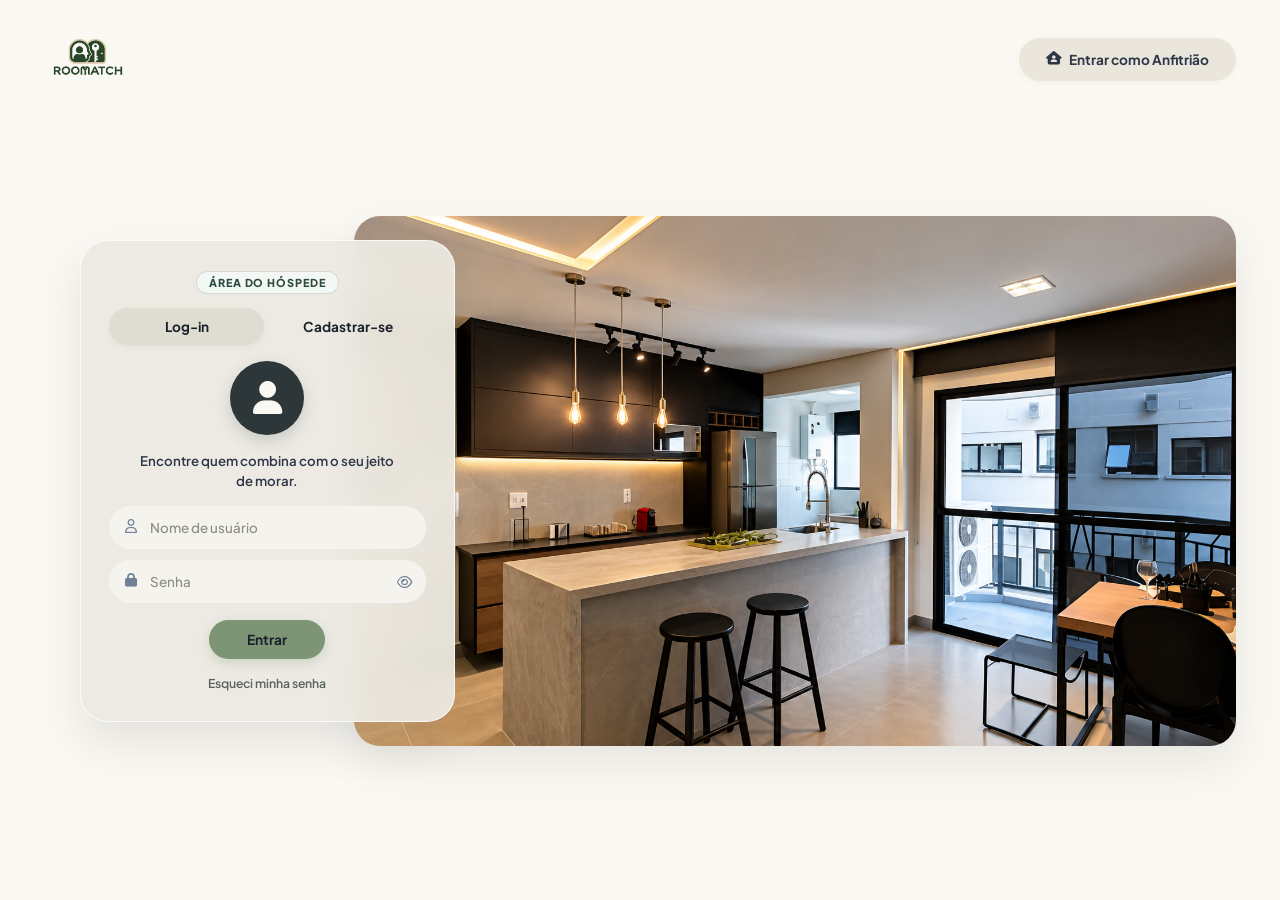
<file: login.html>
<!DOCTYPE html>
<html lang="pt-BR">
<head>
    <meta charset="UTF-8">
    <meta name="viewport" content="width=device-width, initial-scale=1.0">
    <title>RooMatch - Acesso</title>
    
    <!-- FONTE E ÍCONES -->
    <link rel="preconnect" href="https://fonts.googleapis.com">
    <link rel="preconnect" href="https://fonts.gstatic.com" crossorigin>
    <link href="https://fonts.googleapis.com/css2?family=Plus+Jakarta+Sans:wght@400;500;600;700;800&display=swap" rel="stylesheet">
    <link rel="stylesheet" href="https://cdnjs.cloudflare.com/ajax/libs/font-awesome/6.4.0/css/all.min.css">
    
    <!-- CSS GLOBAL DE PALETA E ANIMAÇÕES -->
    <link rel="stylesheet" href="anfitriao.css">

    <style>
        body {
            background-color: #F9F8F3;
            min-height: 100vh;
            padding: 28px 44px;
            display: flex;
            flex-direction: column;
            justify-content: space-between;
            overflow-x: hidden;
        }

        @media (max-width: 768px) {
            body {
                padding: 20px 18px;
            }
        }

        /* =======================================================
           1. CABEÇALHO SUPERIOR (LOGO + ALTERNADOR DE PERFIL)
           ======================================================= */
        .top-navbar {
            width: 100%;
            max-width: 1320px;
            margin: 0 auto;
            display: flex;
            align-items: center;
            justify-content: space-between;
            animation: pageEnter 0.55s cubic-bezier(0.22, 1, 0.36, 1) both;
        }

        .top-logo img {
            height: 58px;
            object-fit: contain;
            transition: transform 0.3s ease;
        }

        .top-logo img:hover {
            transform: scale(1.04);
        }

        .btn-host-switch {
            background: #EAE6DC;
            color: #2D3748;
            border: 1.5px solid transparent;
            padding: 12px 26px;
            border-radius: 999px;
            font-size: 0.85rem;
            font-weight: 700;
            cursor: pointer;
            display: inline-flex;
            align-items: center;
            gap: 8px;
            transition: all 0.3s cubic-bezier(0.25, 0.8, 0.25, 1);
            box-shadow: 0 2px 8px rgba(0, 0, 0, 0.03);
        }

        .btn-host-switch:hover {
            background: #2D4A3E;
            color: #FFFFFF;
            transform: translateY(-2px);
            box-shadow: 0 6px 16px rgba(45, 74, 62, 0.22);
        }

        .btn-host-switch.is-host-mode {
            background: #2D4A3E;
            color: #FFFFFF;
            box-shadow: 0 6px 16px rgba(45, 74, 62, 0.22);
        }

        .btn-host-switch.is-host-mode:hover {
            background: #1E342B;
        }

        /* =======================================================
           2. ÁREA CENTRAL (BALÃO SOBREPOSTO + FOTO DO APARTAMENTO)
           ======================================================= */
        .hero-auth-wrapper {
            width: 100%;
            max-width: 1220px;
            margin: auto;
            position: relative;
            display: flex;
            align-items: center;
            justify-content: flex-end;
            padding: 20px 0;
        }

        .hero-image-panel {
            width: 74%;
            height: 530px;
            border-radius: 26px;
            overflow: hidden;
            box-shadow: 0 18px 45px rgba(0, 0, 0, 0.08);
            animation: pageEnter 0.65s cubic-bezier(0.22, 1, 0.36, 1) 0.08s both;
        }

        .hero-image-panel img {
            width: 100%;
            height: 100%;
            object-fit: cover;
        }

        /* BALÃO FLUTUANTE À ESQUERDA (SOBREPOSTO À IMAGEM) */
        .floating-auth-balloon {
            position: absolute;
            left: 3%;
            width: 375px;
            max-width: 92vw;
            min-height: 470px;
            background: rgba(235, 233, 226, 0.94);
            backdrop-filter: blur(14px);
            -webkit-backdrop-filter: blur(14px);
            border: 1px solid rgba(255, 255, 255, 0.75);
            border-radius: 28px;
            padding: 30px 28px;
            box-shadow: 0 20px 45px rgba(0, 0, 0, 0.09);
            display: flex;
            flex-direction: column;
            align-items: center;
            justify-content: center;
            z-index: 10;
            animation: cardStagger 0.6s cubic-bezier(0.22, 1, 0.36, 1) 0.14s both;
            transition: all 0.35s cubic-bezier(0.22, 1, 0.36, 1);
        }

        @media (max-width: 960px) {
            .hero-auth-wrapper {
                justify-content: center;
            }
            .hero-image-panel {
                display: none;
            }
            .floating-auth-balloon {
                position: relative;
                left: auto;
                width: 100%;
                max-width: 410px;
            }
        }

        /* =======================================================
           3. CONTEÚDO INTERNO DO BALÃO (LOGIN / CADASTRO / RECUPERAR)
           ======================================================= */
        .balloon-view {
            width: 100%;
            display: none;
            flex-direction: column;
            align-items: center;
            gap: 14px;
        }

        .balloon-view.active {
            display: flex;
            animation: balloonSwap 0.38s cubic-bezier(0.22, 1, 0.36, 1) both;
        }

        @keyframes balloonSwap {
            0% {
                opacity: 0;
                transform: translateY(10px) scale(0.98);
            }
            100% {
                opacity: 1;
                transform: translateY(0) scale(1);
            }
        }

        /* BADGE INDICADORA DE MODO (HÓSPEDE / ANFITRIÃO) */
        .mode-indicator-tag {
            font-size: 0.68rem;
            font-weight: 800;
            letter-spacing: 0.9px;
            text-transform: uppercase;
            color: #2D4A3E;
            background: #F4F8F5;
            padding: 4px 12px;
            border-radius: 999px;
            border: 1px solid rgba(45, 74, 62, 0.16);
            transition: all 0.3s ease;
        }

        /* ABAS SUPERIORES DO BALÃO (LOG-IN / CADASTRAR-SE) */
        .balloon-tabs {
            width: 100%;
            display: grid;
            grid-template-columns: 1fr 1fr;
            gap: 6px;
        }

        .balloon-tab-btn {
            background: transparent;
            border: none;
            padding: 10px 14px;
            border-radius: 999px;
            font-size: 0.85rem;
            font-weight: 700;
            color: #1A202C;
            cursor: pointer;
            transition: all 0.25s ease;
        }

        .balloon-tab-btn.active {
            background: #DFDCD2;
            box-shadow: 0 2px 6px rgba(0, 0, 0, 0.04);
        }

        /* AVATAR CIRCULAR ESCURO */
        .balloon-avatar-circle {
            width: 74px;
            height: 74px;
            border-radius: 50%;
            background: #2D3739;
            color: #F9F8F3;
            display: flex;
            align-items: center;
            justify-content: center;
            font-size: 2.1rem;
            margin: 2px 0;
            box-shadow: 0 6px 16px rgba(45, 55, 57, 0.18);
            transition: all 0.35s cubic-bezier(0.34, 1.56, 0.64, 1);
        }

        .balloon-avatar-circle.host-active {
            background: #2D4A3E;
            transform: scale(1.04);
        }

        .balloon-subtitle {
            font-size: 0.83rem;
            font-weight: 600;
            color: #2D3748;
            text-align: center;
            line-height: 1.45;
            max-width: 270px;
            margin-bottom: 2px;
        }

        /* CAMPOS DE INPUT PÍLULA */
        .balloon-form {
            width: 100%;
            display: flex;
            flex-direction: column;
            gap: 11px;
        }

        .pill-input-wrapper {
            position: relative;
            width: 100%;
            display: flex;
            align-items: center;
        }

        .pill-input-wrapper i.left-icon {
            position: absolute;
            left: 16px;
            color: #718096;
            font-size: 0.86rem;
        }

        .balloon-pill-input {
            width: 100%;
            padding: 12px 16px 12px 40px;
            border-radius: 999px;
            border: 1.5px solid transparent;
            background: #F4F3EE;
            font-size: 0.84rem;
            font-weight: 500;
            color: #1A202C;
            outline: none;
            transition: all 0.2s ease;
        }

        .balloon-pill-input::placeholder {
            color: #8C8B84;
        }

        .balloon-pill-input:focus {
            background: #FFFFFF;
            border-color: #2D4A3E;
            box-shadow: 0 0 0 3px rgba(45, 74, 62, 0.12);
        }

        .toggle-eye-btn {
            position: absolute;
            right: 14px;
            background: transparent;
            border: none;
            color: #718096;
            cursor: pointer;
            font-size: 0.85rem;
        }

        /* BOTÃO PRINCIPAL */
        .btn-balloon-submit {
            align-self: center;
            margin-top: 6px;
            background: #7D9575;
            color: #1A202C;
            border: none;
            padding: 11px 38px;
            border-radius: 999px;
            font-size: 0.86rem;
            font-weight: 700;
            cursor: pointer;
            box-shadow: 0 4px 12px rgba(125, 149, 117, 0.28);
            transition: all 0.28s cubic-bezier(0.25, 0.8, 0.25, 1);
        }

        .btn-balloon-submit:hover {
            background: #2D4A3E;
            color: #FFFFFF;
            transform: translateY(-2px);
            box-shadow: 0 8px 18px rgba(45, 74, 62, 0.28);
        }

        .btn-balloon-submit:active {
            transform: scale(0.96);
        }

        .btn-balloon-submit.full-btn {
            width: 100%;
            padding: 12px 20px;
        }

        .link-forgot-trigger {
            background: none;
            border: none;
            font-size: 0.76rem;
            font-weight: 600;
            color: #5A6260;
            cursor: pointer;
            margin-top: 2px;
            transition: color 0.2s ease;
        }

        .link-forgot-trigger:hover {
            color: #2D4A3E;
            text-decoration: underline;
        }

        /* =======================================================
           4. ESTÉTICA DE "ESQUECI MINHA SENHA" NO BALÃO
           ======================================================= */
        .recovery-balloon-header {
            width: 100%;
            display: flex;
            align-items: center;
            justify-content: space-between;
        }

        .btn-mini-back {
            width: 34px;
            height: 34px;
            border-radius: 50%;
            background: #F4F3EE;
            border: none;
            color: #2D3748;
            display: flex;
            align-items: center;
            justify-content: center;
            cursor: pointer;
            font-size: 0.85rem;
            transition: all 0.25s ease;
        }

        .btn-mini-back:hover {
            background: #2D4A3E;
            color: #FFFFFF;
            transform: translateX(-2px);
        }

        .recovery-icon-badge {
            width: 62px;
            height: 62px;
            border-radius: 50%;
            background: #F4F8F5;
            color: #2D4A3E;
            display: flex;
            align-items: center;
            justify-content: center;
            font-size: 1.4rem;
            border: 1.5px solid rgba(45, 74, 62, 0.16);
            box-shadow: 0 4px 12px rgba(45, 74, 62, 0.08);
        }

        .recovery-balloon-title {
            font-size: 1.18rem;
            font-weight: 800;
            color: #1A202C;
            text-align: center;
        }

        .recovery-balloon-desc {
            font-size: 0.8rem;
            font-weight: 500;
            color: #4A5568;
            text-align: center;
            line-height: 1.45;
            margin-top: -6px;
        }

        .steps-dots-row {
            display: flex;
            align-items: center;
            justify-content: center;
            gap: 6px;
        }

        .r-dot {
            width: 22px;
            height: 4px;
            border-radius: 999px;
            background: #D2CFC4;
            transition: all 0.3s ease;
        }

        .r-dot.active {
            width: 36px;
            background: #2D4A3E;
        }

        .rec-substep {
            width: 100%;
            display: none;
            flex-direction: column;
            gap: 12px;
        }

        .rec-substep.active {
            display: flex;
            animation: balloonSwap 0.35s cubic-bezier(0.22, 1, 0.36, 1) both;
        }

        .code-grid-6 {
            display: grid;
            grid-template-columns: repeat(6, 1fr);
            gap: 6px;
            width: 100%;
        }

        .code-digit-input {
            width: 100%;
            height: 42px;
            text-align: center;
            font-size: 1.05rem;
            font-weight: 800;
            color: #1A202C;
            border-radius: 12px;
            border: 1.5px solid transparent;
            background: #F4F3EE;
            outline: none;
            transition: all 0.2s ease;
        }

        .code-digit-input:focus {
            background: #FFFFFF;
            border-color: #2D4A3E;
            box-shadow: 0 0 0 3px rgba(45, 74, 62, 0.12);
        }

        .resend-small-text {
            text-align: center;
            font-size: 0.76rem;
            color: #5A6260;
        }

        .resend-small-text button {
            background: none;
            border: none;
            color: #2D4A3E;
            font-weight: 700;
            cursor: pointer;
            text-decoration: underline;
        }

        .toast-balloon {
            position: fixed;
            bottom: 24px;
            right: 24px;
            background: #2D4A3E;
            color: #FFFFFF;
            padding: 13px 20px;
            border-radius: 14px;
            font-size: 0.84rem;
            font-weight: 700;
            display: flex;
            align-items: center;
            gap: 9px;
            box-shadow: 0 10px 25px rgba(0, 0, 0, 0.18);
            opacity: 0;
            transform: translateY(20px);
            pointer-events: none;
            transition: all 0.3s ease;
            z-index: 2000;
        }

        .toast-balloon.show {
            opacity: 1;
            transform: translateY(0);
        }
    </style>
</head>
<body>

    <!-- 1. CABEÇALHO SUPERIOR -->
    <header class="top-navbar">
        <a href="index2.html" class="top-logo">
            <img src="logo.png" alt="RooMatch">
        </a>

        <button type="button" class="btn-host-switch" id="btnSwitchRole" onclick="alternarPerfilAcesso()">
            <i class="fa-solid fa-house-user" id="switchRoleIcon"></i>
            <span id="switchRoleText">Entrar como Anfitrião</span>
        </button>
    </header>

    <!-- 2. CONTAINER PRINCIPAL (BALÃO SOBREPOSTO + IMAGEM À DIREITA) -->
    <main class="hero-auth-wrapper">

        <!-- BALÃO FLUTUANTE À ESQUERDA -->
        <section class="floating-auth-balloon" id="authBalloon">

            <!-- ===================================================
                 VISÃO A: LOG-IN & CADASTRAR-SE (HÓSPEDE OU ANFITRIÃO)
                 =================================================== -->
            <div class="balloon-view active" id="viewAuth">

                <!-- INDICADOR DO PERFIL ATIVO -->
                <span class="mode-indicator-tag" id="roleIndicatorTag">Área do Hóspede</span>

                <!-- ABAS LOG-IN / CADASTRAR-SE -->
                <div class="balloon-tabs">
                    <button type="button" class="balloon-tab-btn active" id="btnTabLogin" onclick="alternarAbaBalao('login')">
                        Log-in
                    </button>
                    <button type="button" class="balloon-tab-btn" id="btnTabCadastro" onclick="alternarAbaBalao('cadastro')">
                        Cadastrar-se
                    </button>
                </div>

                <!-- ÍCONE DE AVATAR -->
                <div class="balloon-avatar-circle" id="balloonAvatarCircle">
                    <i class="fa-solid fa-user" id="balloonAvatarIcon"></i>
                </div>

                <p class="balloon-subtitle" id="balloonSubtitle">
                    Encontre quem combina com o seu jeito de morar.
                </p>

                <!-- FORMULÁRIO DE LOG-IN -->
                <form class="balloon-form" id="formLogin" onsubmit="realizarLogin(event)">
                    <div class="pill-input-wrapper">
                        <i class="fa-regular fa-user left-icon"></i>
                        <input type="text" id="loginUserInput" class="balloon-pill-input" placeholder="Nome de usuário" required>
                    </div>

                    <div class="pill-input-wrapper">
                        <i class="fa-solid fa-lock left-icon"></i>
                        <input type="password" id="senhaLoginInput" class="balloon-pill-input" placeholder="Senha" required>
                        <button type="button" class="toggle-eye-btn" onclick="alternarVisibilidadeSenha('senhaLoginInput', this)">
                            <i class="fa-regular fa-eye"></i>
                        </button>
                    </div>

                    <button type="submit" class="btn-balloon-submit" id="btnSubmitLogin">Entrar</button>
                </form>

                <!-- FORMULÁRIO DE CADASTRAR-SE -->
                <form class="balloon-form" id="formCadastro" style="display: none;" onsubmit="realizarCadastro(event)">
                    <div class="pill-input-wrapper">
                        <i class="fa-regular fa-user left-icon"></i>
                        <input type="text" id="cadNomeInput" class="balloon-pill-input" placeholder="Nome completo" required>
                    </div>

                    <div class="pill-input-wrapper">
                        <i class="fa-regular fa-envelope left-icon"></i>
                        <input type="email" id="cadEmailInput" class="balloon-pill-input" placeholder="E-mail" required>
                    </div>

                    <!-- CAMPO EXTRA EXIBIDO APENAS NO CADASTRO DE ANFITRIÃO -->
                    <div class="pill-input-wrapper" id="campoCidadeAnfitriao" style="display: none;">
                        <i class="fa-solid fa-location-dot left-icon"></i>
                        <input type="text" id="cadCidadeInput" class="balloon-pill-input" placeholder="Cidade dos imóveis (ex: Florianópolis, SC)">
                    </div>

                    <div class="pill-input-wrapper">
                        <i class="fa-solid fa-lock left-icon"></i>
                        <input type="password" id="senhaCadastroInput" class="balloon-pill-input" placeholder="Criar senha" required>
                        <button type="button" class="toggle-eye-btn" onclick="alternarVisibilidadeSenha('senhaCadastroInput', this)">
                            <i class="fa-regular fa-eye"></i>
                        </button>
                    </div>

                    <button type="submit" class="btn-balloon-submit" id="btnSubmitCadastro">Cadastrar</button>
                </form>

                <!-- LINK ESQUECI MINHA SENHA -->
                <button type="button" class="link-forgot-trigger" id="btnEsqueciSenha" onclick="abrirRecuperacaoNoBalao()">
                    Esqueci minha senha
                </button>
            </div>

            <!-- ===================================================
                 VISÃO B: ESQUECI MINHA SENHA (DENTRO DO BALÃO)
                 =================================================== -->
            <div class="balloon-view" id="viewRecovery">

                <div class="recovery-balloon-header">
                    <button type="button" class="btn-mini-back" onclick="voltarParaLoginNoBalao()" title="Voltar para Log-in">
                        <i class="fa-solid fa-arrow-left"></i>
                    </button>
                    <span style="font-size: 0.72rem; font-weight: 800; color: #2D4A3E; letter-spacing: 0.6px; text-transform: uppercase;">
                        Recuperar Senha
                    </span>
                    <div style="width: 34px;"></div>
                </div>

                <div class="recovery-icon-badge">
                    <i class="fa-solid fa-key" id="recStepIcon"></i>
                </div>

                <h2 class="recovery-balloon-title" id="recStepTitle">Esqueceu sua senha?</h2>
                <p class="recovery-balloon-desc" id="recStepDesc">
                    Informe o e-mail cadastrado na sua conta RooMatch para enviarmos um código de verificação.
                </p>

                <div class="steps-dots-row">
                    <span class="r-dot active" id="rDot1"></span>
                    <span class="r-dot" id="rDot2"></span>
                    <span class="r-dot" id="rDot3"></span>
                </div>

                <!-- PASSO 1: INFORMAR E-MAIL -->
                <form class="rec-substep active" id="recSubstep1" onsubmit="enviarCodigoRecuperacao(event)">
                    <div class="pill-input-wrapper">
                        <i class="fa-regular fa-envelope left-icon"></i>
                        <input type="email" id="recEmailInput" class="balloon-pill-input" placeholder="seuemail@exemplo.com.br" required>
                    </div>

                    <button type="submit" class="btn-balloon-submit full-btn">
                        Enviar código <i class="fa-solid fa-paper-plane" style="margin-left: 6px;"></i>
                    </button>
                </form>

                <!-- PASSO 2: CÓDIGO DE 6 DÍGITOS -->
                <form class="rec-substep" id="recSubstep2" onsubmit="validarCodigoRecuperacao(event)">
                    <div class="code-grid-6">
                        <input type="text" maxlength="1" class="code-digit-input" oninput="moverProximoDigito(this, 0)" required>
                        <input type="text" maxlength="1" class="code-digit-input" oninput="moverProximoDigito(this, 1)" required>
                        <input type="text" maxlength="1" class="code-digit-input" oninput="moverProximoDigito(this, 2)" required>
                        <input type="text" maxlength="1" class="code-digit-input" oninput="moverProximoDigito(this, 3)" required>
                        <input type="text" maxlength="1" class="code-digit-input" oninput="moverProximoDigito(this, 4)" required>
                        <input type="text" maxlength="1" class="code-digit-input" oninput="moverProximoDigito(this, 5)" required>
                    </div>

                    <button type="submit" class="btn-balloon-submit full-btn">
                        Verificar código <i class="fa-solid fa-check" style="margin-left: 6px;"></i>
                    </button>

                    <p class="resend-small-text">
                        Não recebeu? <button type="button" onclick="exibirToast('Novo código enviado!')">Reenviar código</button>
                    </p>
                </form>

                <!-- PASSO 3: DEFINIR NOVA SENHA -->
                <form class="rec-substep" id="recSubstep3" onsubmit="finalizarNovaSenha(event)">
                    <div class="pill-input-wrapper">
                        <i class="fa-solid fa-lock left-icon"></i>
                        <input type="password" id="recNovaSenha" class="balloon-pill-input" placeholder="Nova senha (mín. 6 caracteres)" minlength="6" required>
                        <button type="button" class="toggle-eye-btn" onclick="alternarVisibilidadeSenha('recNovaSenha', this)">
                            <i class="fa-regular fa-eye"></i>
                        </button>
                    </div>

                    <div class="pill-input-wrapper">
                        <i class="fa-solid fa-lock left-icon"></i>
                        <input type="password" id="recConfirmaSenha" class="balloon-pill-input" placeholder="Confirmar nova senha" minlength="6" required>
                        <button type="button" class="toggle-eye-btn" onclick="alternarVisibilidadeSenha('recConfirmaSenha', this)">
                            <i class="fa-regular fa-eye"></i>
                        </button>
                    </div>

                    <button type="submit" class="btn-balloon-submit full-btn">
                        Salvar nova senha <i class="fa-solid fa-circle-check" style="margin-left: 6px;"></i>
                    </button>
                </form>

            </div>

        </section>

        <!-- IMAGEM DO APARTAMENTO À DIREITA -->
        <div class="hero-image-panel">
            <img src="apartamento.inicio.png" onerror="this.src='beira mar.jpg'" alt="Ambiente moderno RooMatch">
        </div>

    </main>

    <!-- NOTIFICAÇÃO FLUTUANTE -->
    <div class="toast-balloon" id="toastBalloon">
        <i class="fa-solid fa-circle-check"></i> <span id="toastBalloonText">Mensagem</span>
    </div>

    <script>
        let modoAnfitriao = false;
        let abaAtual = "login";

        /* ALTERNA ENTRE MODO HÓSPEDE E MODO ANFITRIÃO SEM SAIR DA TELA */
        function alternarPerfilAcesso() {
            modoAnfitriao = !modoAnfitriao;

            const btnSwitch = document.getElementById("btnSwitchRole");
            const switchIcon = document.getElementById("switchRoleIcon");
            const switchText = document.getElementById("switchRoleText");
            const roleTag = document.getElementById("roleIndicatorTag");
            const avatarCircle = document.getElementById("balloonAvatarCircle");
            const avatarIcon = document.getElementById("balloonAvatarIcon");
            const campoCidade = document.getElementById("campoCidadeAnfitriao");
            const inputCidade = document.getElementById("cadCidadeInput");

            // Garante que volta para a visão principal do balão com animação suave
            document.getElementById("viewRecovery").classList.remove("active");
            const viewAuth = document.getElementById("viewAuth");
            viewAuth.classList.remove("active");
            void viewAuth.offsetWidth; // Reinicia a animação CSS balloonSwap
            viewAuth.classList.add("active");

            if (modoAnfitriao) {
                btnSwitch.classList.add("is-host-mode");
                switchIcon.className = "fa-solid fa-user";
                switchText.textContent = "Entrar como Hóspede";

                roleTag.textContent = "Área do Anfitrião";
                avatarCircle.classList.add("host-active");
                avatarIcon.className = "fa-solid fa-house-user";

                document.getElementById("loginUserInput").placeholder = "E-mail ou usuário do anfitrião";
                document.getElementById("btnSubmitLogin").textContent = "Entrar como Anfitrião";
                document.getElementById("btnSubmitCadastro").textContent = "Cadastrar Anfitrião";

                campoCidade.style.display = "flex";
                inputCidade.required = true;
            } else {
                btnSwitch.classList.remove("is-host-mode");
                switchIcon.className = "fa-solid fa-house-user";
                switchText.textContent = "Entrar como Anfitrião";

                roleTag.textContent = "Área do Hóspede";
                avatarCircle.classList.remove("host-active");
                avatarIcon.className = "fa-solid fa-user";

                document.getElementById("loginUserInput").placeholder = "Nome de usuário";
                document.getElementById("btnSubmitLogin").textContent = "Entrar";
                document.getElementById("btnSubmitCadastro").textContent = "Cadastrar";

                campoCidade.style.display = "none";
                inputCidade.required = false;
            }

            atualizarTextosSubtitulo();
        }

        function atualizarTextosSubtitulo() {
            const sub = document.getElementById("balloonSubtitle");
            if (modoAnfitriao) {
                sub.textContent = abaAtual === "login"
                    ? "Gerencie seus imóveis e receba hóspedes com praticidade."
                    : "Cadastre-se como anfitrião e anuncie seus espaços no RooMatch.";
            } else {
                sub.textContent = abaAtual === "login"
                    ? "Encontre quem combina com o seu jeito de morar."
                    : "Crie sua conta e encontre o espaço ideal para você.";
            }
        }

        /* ALTERNAR ENTRE LOG-IN E CADASTRAR-SE NO BALÃO */
        function alternarAbaBalao(aba) {
            abaAtual = aba;
            const isLogin = aba === "login";
            document.getElementById("btnTabLogin").classList.toggle("active", isLogin);
            document.getElementById("btnTabCadastro").classList.toggle("active", !isLogin);

            document.getElementById("formLogin").style.display = isLogin ? "flex" : "none";
            document.getElementById("formCadastro").style.display = isLogin ? "none" : "flex";
            document.getElementById("btnEsqueciSenha").style.display = isLogin ? "inline-block" : "none";

            atualizarTextosSubtitulo();
        }

        function alternarVisibilidadeSenha(inputId, btn) {
            const input = document.getElementById(inputId);
            const icon = btn.querySelector("i");
            if (input.type === "password") {
                input.type = "text";
                icon.classList.replace("fa-eye", "fa-eye-slash");
            } else {
                input.type = "password";
                icon.classList.replace("fa-eye-slash", "fa-eye");
            }
        }

        /* ABRIR / FECHAR RECUPERAÇÃO DE SENHA DENTRO DO BALÃO */
        function abrirRecuperacaoNoBalao() {
            resetarEtapasRecuperacao();
            document.getElementById("viewAuth").classList.remove("active");
            document.getElementById("viewRecovery").classList.add("active");
        }

        function voltarParaLoginNoBalao() {
            document.getElementById("viewRecovery").classList.remove("active");
            document.getElementById("viewAuth").classList.add("active");
            alternarAbaBalao("login");
        }

        function irParaSubstep(num) {
            document.querySelectorAll(".rec-substep").forEach(el => el.classList.remove("active"));
            document.querySelectorAll(".r-dot").forEach((dot, idx) => {
                dot.classList.toggle("active", idx + 1 === num);
            });
            document.getElementById(`recSubstep${num}`).classList.add("active");
        }

        function resetarEtapasRecuperacao() {
            document.getElementById("recStepIcon").className = "fa-solid fa-key";
            document.getElementById("recStepTitle").textContent = "Esqueceu sua senha?";
            document.getElementById("recStepDesc").textContent = "Informe o e-mail cadastrado na sua conta RooMatch para enviarmos um código de verificação.";
            document.getElementById("recEmailInput").value = "";
            document.querySelectorAll(".code-digit-input").forEach(inp => inp.value = "");
            document.getElementById("recNovaSenha").value = "";
            document.getElementById("recConfirmaSenha").value = "";
            irParaSubstep(1);
        }

        function enviarCodigoRecuperacao(event) {
            event.preventDefault();
            const email = document.getElementById("recEmailInput").value.trim();
            document.getElementById("recStepIcon").className = "fa-solid fa-shield-halved";
            document.getElementById("recStepTitle").textContent = "Verifique seu e-mail";
            document.getElementById("recStepDesc").textContent = `Enviamos um código de 6 dígitos para ${email}.`;
            irParaSubstep(2);
            document.querySelectorAll(".code-digit-input")[0].focus();
        }

        function moverProximoDigito(input, index) {
            const boxes = document.querySelectorAll(".code-digit-input");
            if (input.value.length === 1 && index < boxes.length - 1) {
                boxes[index + 1].focus();
            }
        }

        function validarCodigoRecuperacao(event) {
            event.preventDefault();
            document.getElementById("recStepIcon").className = "fa-solid fa-lock-open";
            document.getElementById("recStepTitle").textContent = "Criar nova senha";
            document.getElementById("recStepDesc").textContent = "Defina uma nova senha segura para acessar sua conta.";
            irParaSubstep(3);
        }

        function finalizarNovaSenha(event) {
            event.preventDefault();
            const s1 = document.getElementById("recNovaSenha").value;
            const s2 = document.getElementById("recConfirmaSenha").value;

            if (s1 !== s2) {
                exibirToast("As senhas não coincidem. Verifique!");
                return;
            }

            exibirToast("Senha redefinida com sucesso!");
            setTimeout(() => {
                voltarParaLoginNoBalao();
            }, 900);
        }

        function exibirToast(msg) {
            const toast = document.getElementById("toastBalloon");
            document.getElementById("toastBalloonText").textContent = msg;
            toast.classList.add("show");
            setTimeout(() => toast.classList.remove("show"), 2600);
        }

        /* REDIRECIONAMENTO AO ENTRAR (COM VALIDAÇÃO DE CAMPOS PREENCHIDOS) */
        function realizarLogin(event) {
            event.preventDefault();

            const usuario = document.getElementById("loginUserInput").value.trim();
            const senha = document.getElementById("senhaLoginInput").value.trim();

            if (!usuario || !senha) {
                exibirToast("Preencha o nome de usuário e a senha para entrar.");
                return;
            }

            document.body.classList.add("is-leaving");
            setTimeout(() => {
                window.location.href = modoAnfitriao ? "anfitriao.html" : "index2.html";
            }, 300);
        }

        /* CADASTRO DE HÓSPEDE OU ANFITRIÃO */
        function realizarCadastro(event) {
            event.preventDefault();
            if (modoAnfitriao) {
                const perfilAnfitriao = {
                    nome: document.getElementById("cadNomeInput").value.trim(),
                    email: document.getElementById("cadEmailInput").value.trim(),
                    cidade: document.getElementById("cadCidadeInput").value.trim() || "Florianópolis, SC",
                    telefone: "(48) 99876-5432",
                    objetivo: "anunciar",
                    foto: "perfil.anfitriao.webp"
                };
                localStorage.setItem("roomatch_perfil_anfitriao", JSON.stringify(perfilAnfitriao));
                exibirToast("Conta de Anfitrião criada! Entrando no painel...");
                setTimeout(() => {
                    document.body.classList.add("is-leaving");
                    setTimeout(() => window.location.href = "anfitriao.html", 300);
                }, 900);
            } else {
                exibirToast("Cadastro realizado com sucesso! Faça seu login.");
                setTimeout(() => alternarAbaBalao("login"), 900);
            }
        }
    </script>
</body>
</html>
</file>
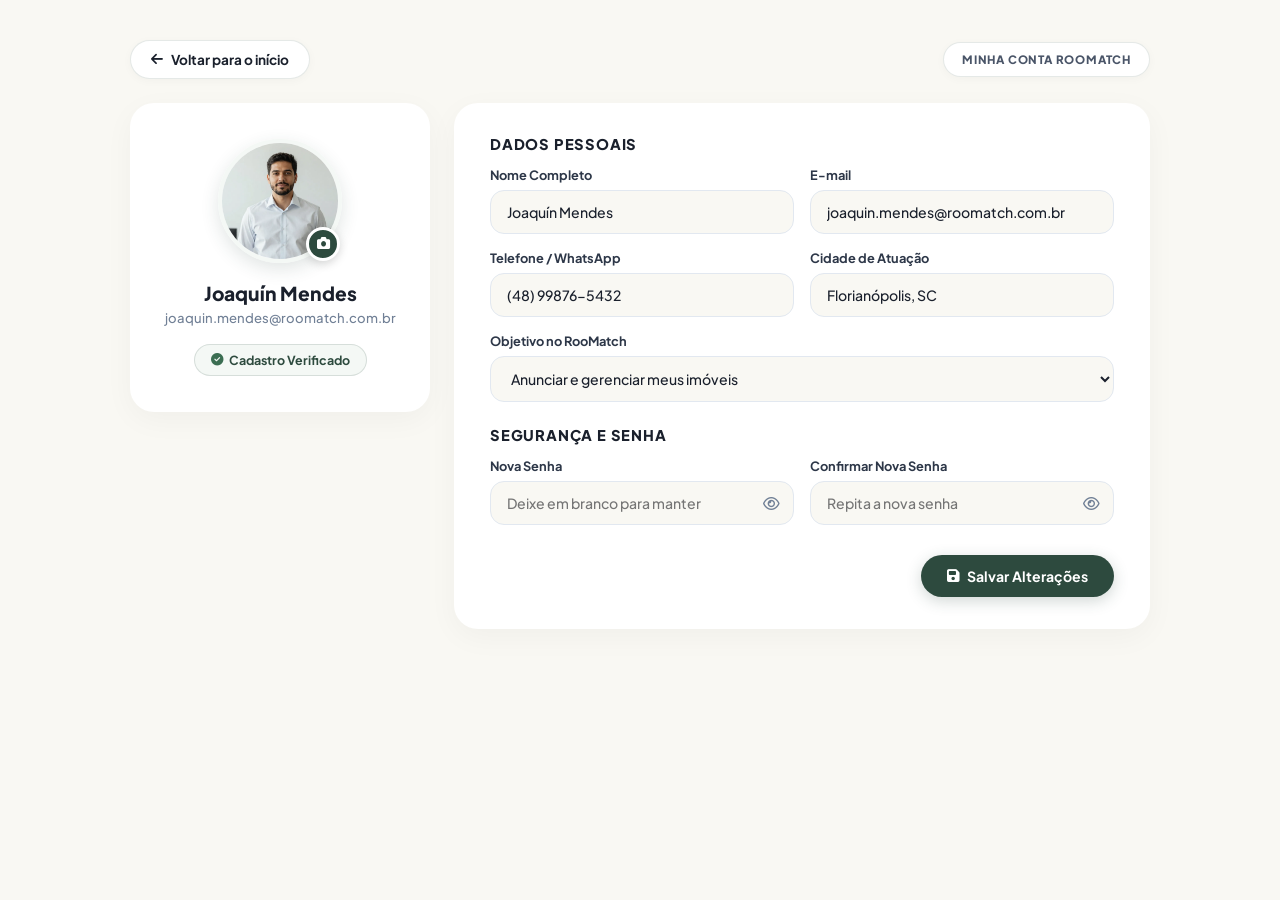
<file: perfil-anfitriao.html>
<!DOCTYPE html>
<html lang="pt-BR">
<head>
    <meta charset="UTF-8">
    <meta name="viewport" content="width=device-width, initial-scale=1.0">
    <title>RooMatch - Minha Conta Anfitrião</title>
    
    <!-- FONTE E ÍCONES -->
    <link rel="preconnect" href="https://fonts.googleapis.com">
    <link rel="preconnect" href="https://fonts.gstatic.com" crossorigin>
    <link href="https://fonts.googleapis.com/css2?family=Plus+Jakarta+Sans:wght@400;500;600;700;800&display=swap" rel="stylesheet">
    <link rel="stylesheet" href="https://cdnjs.cloudflare.com/ajax/libs/font-awesome/6.4.0/css/all.min.css">
    
    <link rel="stylesheet" href="anfitriao.css">

    <style>
        .profile-page-container {
            width: 100%;
            max-width: 1020px;
            display: flex;
            flex-direction: column;
            gap: 24px;
            margin: 10px auto;
        }

        .profile-top-bar {
            display: flex;
            justify-content: space-between;
            align-items: center;
            gap: 12px;
        }

        .btn-pill-back {
            background: #FFFFFF;
            color: #1A202C;
            border: 1px solid rgba(45, 74, 62, 0.12);
            padding: 10px 20px;
            border-radius: 999px;
            font-size: 0.85rem;
            font-weight: 700;
            cursor: pointer;
            display: inline-flex;
            align-items: center;
            gap: 8px;
            box-shadow: 0 2px 10px rgba(0, 0, 0, 0.03);
            transition: all 0.25s ease;
        }

        .btn-pill-back:hover {
            background: #2D4A3E;
            color: #FFFFFF;
            transform: translateX(-3px);
        }

        .account-badge-pill {
            background: #FFFFFF;
            color: #4A5568;
            border: 1px solid rgba(45, 74, 62, 0.12);
            padding: 9px 18px;
            border-radius: 999px;
            font-size: 0.72rem;
            font-weight: 800;
            letter-spacing: 0.8px;
            text-transform: uppercase;
            box-shadow: 0 2px 10px rgba(0, 0, 0, 0.03);
        }

        .profile-content-grid {
            display: grid;
            grid-template-columns: 300px 1fr;
            gap: 24px;
            align-items: start;
        }

        @media (max-width: 840px) {
            .profile-content-grid {
                grid-template-columns: 1fr;
            }
        }

        .profile-summary-card {
            background: #FFFFFF;
            border-radius: 24px;
            padding: 36px 24px;
            display: flex;
            flex-direction: column;
            align-items: center;
            text-align: center;
            box-shadow: 0 8px 30px rgba(0, 0, 0, 0.04);
            animation: cardStagger 0.6s cubic-bezier(0.22, 1, 0.36, 1) 0.1s both;
        }

        .avatar-edit-wrapper {
            position: relative;
            width: 124px;
            height: 124px;
            margin-bottom: 18px;
        }

        .avatar-edit-wrapper img {
            width: 100%;
            height: 100%;
            border-radius: 50%;
            object-fit: cover;
            border: 4px solid #F4F8F5;
            box-shadow: 0 6px 18px rgba(45, 74, 62, 0.14);
            transition: transform 0.3s ease;
        }

        .avatar-edit-wrapper:hover img {
            transform: scale(1.03);
        }

        .btn-change-photo {
            position: absolute;
            bottom: 2px;
            right: 2px;
            width: 34px;
            height: 34px;
            border-radius: 50%;
            background: #2D4A3E;
            color: #FFFFFF;
            border: 3px solid #FFFFFF;
            display: flex;
            align-items: center;
            justify-content: center;
            font-size: 0.82rem;
            cursor: pointer;
            box-shadow: 0 3px 10px rgba(0, 0, 0, 0.15);
            transition: all 0.25s ease;
        }

        .btn-change-photo:hover {
            background: #1E342B;
            transform: scale(1.12);
        }

        .summary-name {
            font-size: 1.2rem;
            font-weight: 800;
            color: #1A202C;
            margin-bottom: 4px;
        }

        .summary-email {
            font-size: 0.82rem;
            font-weight: 500;
            color: #718096;
            margin-bottom: 18px;
            word-break: break-all;
        }

        .verified-pill {
            background: #F4F8F5;
            color: #2D4A3E;
            border: 1px solid rgba(45, 74, 62, 0.15);
            padding: 7px 16px;
            border-radius: 999px;
            font-size: 0.78rem;
            font-weight: 700;
            display: inline-flex;
            align-items: center;
            gap: 6px;
        }

        .verified-pill i {
            color: #3B6E52;
        }

        .profile-form-card {
            background: #FFFFFF;
            border-radius: 24px;
            padding: 32px 36px;
            box-shadow: 0 8px 30px rgba(0, 0, 0, 0.04);
            display: flex;
            flex-direction: column;
            gap: 24px;
            animation: cardStagger 0.6s cubic-bezier(0.22, 1, 0.36, 1) 0.18s both;
        }

        @media (max-width: 560px) {
            .profile-form-card {
                padding: 24px 20px;
            }
        }

        .form-section-title {
            font-size: 0.92rem;
            font-weight: 800;
            color: #1A202C;
            letter-spacing: 0.8px;
            text-transform: uppercase;
            margin-bottom: 14px;
        }

        .form-grid-2 {
            display: grid;
            grid-template-columns: 1fr 1fr;
            gap: 16px;
        }

        @media (max-width: 600px) {
            .form-grid-2 {
                grid-template-columns: 1fr;
            }
        }

        .input-group {
            display: flex;
            flex-direction: column;
            gap: 7px;
        }

        .input-group.full-width {
            grid-column: 1 / -1;
        }

        .input-group label {
            font-size: 0.8rem;
            font-weight: 700;
            color: #2D3748;
        }

        .input-wrapper {
            position: relative;
            display: flex;
            align-items: center;
        }

        .profile-input {
            width: 100%;
            padding: 12px 16px;
            border-radius: 14px;
            border: 1.5px solid #E2E8F0;
            background: #F9F8F3;
            font-size: 0.88rem;
            font-weight: 500;
            color: #1A202C;
            outline: none;
            transition: all 0.2s ease;
        }

        .profile-input:focus {
            border-color: #2D4A3E;
            background: #FFFFFF;
            box-shadow: 0 0 0 3px rgba(45, 74, 62, 0.1);
        }

        .profile-input.has-icon {
            padding-right: 42px;
        }

        .toggle-pass-btn {
            position: absolute;
            right: 14px;
            background: transparent;
            border: none;
            color: #718096;
            cursor: pointer;
            font-size: 0.92rem;
            transition: color 0.2s;
        }

        .toggle-pass-btn:hover {
            color: #2D4A3E;
        }

        .form-footer-actions {
            display: flex;
            justify-content: flex-end;
            margin-top: 6px;
        }

        .btn-save-profile {
            background: #2D4A3E;
            color: #FFFFFF;
            border: none;
            padding: 12px 26px;
            border-radius: 999px;
            font-size: 0.88rem;
            font-weight: 700;
            cursor: pointer;
            display: inline-flex;
            align-items: center;
            gap: 8px;
            box-shadow: 0 4px 15px rgba(45, 74, 62, 0.22);
            transition: all 0.3s ease;
        }

        .btn-save-profile:hover {
            background: #1E342B;
            transform: translateY(-2px);
            box-shadow: 0 8px 20px rgba(45, 74, 62, 0.32);
        }

        .toast-profile {
            position: fixed;
            bottom: 24px;
            right: 24px;
            background: #2D4A3E;
            color: #FFFFFF;
            padding: 14px 22px;
            border-radius: 14px;
            font-size: 0.88rem;
            font-weight: 700;
            display: flex;
            align-items: center;
            gap: 10px;
            box-shadow: 0 10px 25px rgba(0, 0, 0, 0.18);
            opacity: 0;
            transform: translateY(20px);
            pointer-events: none;
            transition: all 0.3s ease;
            z-index: 2000;
        }

        .toast-profile.show {
            opacity: 1;
            transform: translateY(0);
        }
    </style>
</head>
<body>

    <div class="profile-page-container">

        <!-- BARRA SUPERIOR -->
        <header class="profile-top-bar">
            <button type="button" onclick="voltarParaPainel()" class="btn-pill-back">
                <i class="fa-solid fa-arrow-left"></i> Voltar para o início
            </button>
            <span class="account-badge-pill">MINHA CONTA ROOMATCH</span>
        </header>

        <!-- CONTEÚDO EM DUAS COLUNAS -->
        <main class="profile-content-grid">

            <!-- COLUNA ESQUERDA: CARD DO PERFIL -->
            <aside class="profile-summary-card">
                <div class="avatar-edit-wrapper">
                    <img src="perfil.anfitriao.webp" alt="Joaquín Mendes" id="profileAvatarPreview">
                    <label for="avatarFileInput" class="btn-change-photo" title="Alterar foto de perfil">
                        <i class="fa-solid fa-camera"></i>
                    </label>
                    <input type="file" id="avatarFileInput" accept="image/*" style="display: none;" onchange="trocarFotoPerfil(event)">
                </div>

                <h2 class="summary-name" id="cardDisplayName">Joaquín Mendes</h2>
                <p class="summary-email" id="cardDisplayEmail">joaquin.mendes@roomatch.com.br</p>

                <span class="verified-pill">
                    <i class="fa-solid fa-circle-check"></i> Cadastro Verificado
                </span>
            </aside>

            <!-- COLUNA DIREITA: FORMULÁRIO -->
            <form class="profile-form-card" onsubmit="salvarPerfil(event)">
                
                <!-- SEÇÃO 1: DADOS PESSOAIS -->
                <div>
                    <h3 class="form-section-title">Dados Pessoais</h3>
                    <div class="form-grid-2">
                        <div class="input-group">
                            <label for="nomeCompleto">Nome Completo</label>
                            <input type="text" id="nomeCompleto" class="profile-input" value="Joaquín Mendes" oninput="atualizarPreviewCard()" required>
                        </div>

                        <div class="input-group">
                            <label for="emailUsuario">E-mail</label>
                            <input type="email" id="emailUsuario" class="profile-input" value="joaquin.mendes@roomatch.com.br" oninput="atualizarPreviewCard()" required>
                        </div>

                        <div class="input-group">
                            <label for="telefoneUsuario">Telefone / WhatsApp</label>
                            <input type="tel" id="telefoneUsuario" class="profile-input" value="(48) 99876-5432" required>
                        </div>

                        <div class="input-group">
                            <label for="cidadeAtuacao">Cidade de Atuação</label>
                            <input type="text" id="cidadeAtuacao" class="profile-input" value="Florianópolis, SC" required>
                        </div>

                        <div class="input-group full-width">
                            <label for="objetivoConta">Objetivo no RooMatch</label>
                            <select id="objetivoConta" class="profile-input">
                                <option value="anunciar" selected>Anunciar e gerenciar meus imóveis</option>
                                <option value="alugar">Alugar um imóvel</option>
                                <option value="ambos">Anunciar e alugar imóveis</option>
                            </select>
                        </div>
                    </div>
                </div>

                <!-- SEÇÃO 2: SEGURANÇA E SENHA -->
                <div>
                    <h3 class="form-section-title">Segurança e Senha</h3>
                    <div class="form-grid-2">
                        <div class="input-group">
                            <label for="novaSenha">Nova Senha</label>
                            <div class="input-wrapper">
                                <input type="password" id="novaSenha" class="profile-input has-icon" placeholder="Deixe em branco para manter">
                                <button type="button" class="toggle-pass-btn" onclick="toggleSenha('novaSenha', this)" title="Mostrar/Ocultar senha">
                                    <i class="fa-regular fa-eye"></i>
                                </button>
                            </div>
                        </div>

                        <div class="input-group">
                            <label for="confirmarSenha">Confirmar Nova Senha</label>
                            <div class="input-wrapper">
                                <input type="password" id="confirmarSenha" class="profile-input has-icon" placeholder="Repita a nova senha">
                                <button type="button" class="toggle-pass-btn" onclick="toggleSenha('confirmarSenha', this)" title="Mostrar/Ocultar senha">
                                    <i class="fa-regular fa-eye"></i>
                                </button>
                            </div>
                        </div>
                    </div>
                </div>

                <div class="form-footer-actions">
                    <button type="submit" class="btn-save-profile">
                        <i class="fa-solid fa-floppy-disk"></i> Salvar Alterações
                    </button>
                </div>

            </form>

        </main>
    </div>

    <!-- NOTIFICAÇÃO DE SALVO -->
    <div class="toast-profile" id="toastProfile">
        <i class="fa-solid fa-circle-check"></i> <span id="toastMessage">Perfil atualizado com sucesso!</span>
    </div>

    <script>
        let fotoAtual = "perfil.anfitriao.webp";

        window.addEventListener("DOMContentLoaded", () => {
            const salvo = localStorage.getItem("roomatch_perfil_anfitriao");
            if (salvo) {
                const dados = JSON.parse(salvo);
                document.getElementById("nomeCompleto").value = dados.nome || "Joaquín Mendes";
                document.getElementById("emailUsuario").value = dados.email || "joaquin.mendes@roomatch.com.br";
                document.getElementById("telefoneUsuario").value = dados.telefone || "(48) 99876-5432";
                document.getElementById("cidadeAtuacao").value = dados.cidade || "Florianópolis, SC";
                if (dados.objetivo) document.getElementById("objetivoConta").value = dados.objetivo;
                if (dados.foto) {
                    fotoAtual = dados.foto;
                    document.getElementById("profileAvatarPreview").src = dados.foto;
                }
                atualizarPreviewCard();
            }
        });

        function atualizarPreviewCard() {
            const nome = document.getElementById("nomeCompleto").value.trim() || "Joaquín Mendes";
            const email = document.getElementById("emailUsuario").value.trim() || "joaquin.mendes@roomatch.com.br";
            document.getElementById("cardDisplayName").textContent = nome;
            document.getElementById("cardDisplayEmail").textContent = email;
        }

        function trocarFotoPerfil(event) {
            const file = event.target.files[0];
            if (!file) return;

            const reader = new FileReader();
            reader.onload = function(e) {
                fotoAtual = e.target.result;
                document.getElementById("profileAvatarPreview").src = fotoAtual;
            };
            reader.readAsDataURL(file);
        }

        function toggleSenha(inputId, btn) {
            const input = document.getElementById(inputId);
            const icon = btn.querySelector("i");
            if (input.type === "password") {
                input.type = "text";
                icon.classList.replace("fa-eye", "fa-eye-slash");
            } else {
                input.type = "password";
                icon.classList.replace("fa-eye-slash", "fa-eye");
            }
        }

        function voltarParaPainel() {
            document.body.classList.add("is-leaving");
            setTimeout(() => {
                window.close();
                if (!window.closed) {
                    window.location.href = "anfitriao.html";
                }
            }, 300);
        }

        function salvarPerfil(event) {
            event.preventDefault();

            const novaSenha = document.getElementById("novaSenha").value;
            const confirmarSenha = document.getElementById("confirmarSenha").value;

            if (novaSenha && novaSenha !== confirmarSenha) {
                alert("As senhas digitadas não coincidem. Por favor, verifique.");
                return;
            }

            const dadosPerfil = {
                nome: document.getElementById("nomeCompleto").value.trim(),
                email: document.getElementById("emailUsuario").value.trim(),
                telefone: document.getElementById("telefoneUsuario").value.trim(),
                cidade: document.getElementById("cidadeAtuacao").value.trim(),
                objetivo: document.getElementById("objetivoConta").value,
                foto: fotoAtual
            };

            localStorage.setItem("roomatch_perfil_anfitriao", JSON.stringify(dadosPerfil));

            const toast = document.getElementById("toastProfile");
            toast.classList.add("show");

            setTimeout(() => {
                voltarParaPainel();
            }, 750);
        }
    </script>
</body>
</html>
</file>
<file: anfitriao.css>
/* =======================================================
   PALETA E CONFIGURAÇÕES GERAIS
   Fundo: #F9F8F3 (Bege claro / Off-white)
   ======================================================= */
* {
    margin: 0;
    padding: 0;
    box-sizing: border-box;
    font-family: 'Plus Jakarta Sans', sans-serif;
}

body {
    background-color: #F9F8F3;
    color: #2D3748;
    min-height: 100vh;
    padding: 30px 20px;
    display: flex;
    justify-content: center;
    position: relative;
    overflow-x: hidden;
}

/* =======================================================
   ✨ ANIMAÇÕES GLOBAIS DE ENTRADA, SAÍDA E TRANSIÇÃO
   ======================================================= */
@keyframes pageEnter {
    0% {
        opacity: 0;
        transform: translateY(18px) scale(0.985);
    }
    100% {
        opacity: 1;
        transform: translateY(0) scale(1);
    }
}

@keyframes pageExit {
    0% {
        opacity: 1;
        transform: translateY(0) scale(1);
    }
    100% {
        opacity: 0;
        transform: translateY(-14px) scale(0.985);
    }
}

@keyframes cardStagger {
    0% {
        opacity: 0;
        transform: translateY(22px);
    }
    100% {
        opacity: 1;
        transform: translateY(0);
    }
}

@keyframes pulseRing {
    0% {
        transform: scale(0.92);
        opacity: 0.7;
    }
    100% {
        transform: scale(1.45);
        opacity: 0;
    }
}

.dashboard-container,
.profile-page-container {
    animation: pageEnter 0.55s cubic-bezier(0.22, 1, 0.36, 1) both;
}

body.is-leaving .dashboard-container,
body.is-leaving .profile-page-container {
    animation: pageExit 0.32s cubic-bezier(0.4, 0, 0.2, 1) forwards;
}

/* Cascata suave nos cards de acomodações */
.property-card {
    animation: cardStagger 0.6s cubic-bezier(0.22, 1, 0.36, 1) both;
}
.property-card:nth-child(1) { animation-delay: 0.08s; }
.property-card:nth-child(2) { animation-delay: 0.16s; }
.property-card:nth-child(3) { animation-delay: 0.24s; }
.property-card:nth-child(n+4) { animation-delay: 0.30s; }

/* Overlay de transição ao abrir nova tela */
.roomatch-transition-overlay {
    position: fixed;
    inset: 0;
    background: rgba(249, 248, 243, 0.88);
    backdrop-filter: blur(10px);
    -webkit-backdrop-filter: blur(10px);
    display: flex;
    flex-direction: column;
    align-items: center;
    justify-content: center;
    gap: 14px;
    z-index: 9999;
    opacity: 0;
    pointer-events: none;
    transition: opacity 0.28s cubic-bezier(0.22, 1, 0.36, 1);
}

.roomatch-transition-overlay.active {
    opacity: 1;
    pointer-events: all;
}

.transition-loader-badge {
    position: relative;
    width: 64px;
    height: 64px;
    border-radius: 50%;
    background: #2D4A3E;
    color: #FFFFFF;
    display: flex;
    align-items: center;
    justify-content: center;
    font-size: 1.4rem;
    box-shadow: 0 10px 25px rgba(45, 74, 62, 0.28);
    transform: scale(0.85);
    transition: transform 0.3s cubic-bezier(0.34, 1.56, 0.64, 1);
}

.roomatch-transition-overlay.active .transition-loader-badge {
    transform: scale(1);
}

.transition-loader-badge::after {
    content: "";
    position: absolute;
    inset: 0;
    border-radius: 50%;
    border: 2px solid #2D4A3E;
    animation: pulseRing 1.1s ease-out infinite;
}

.transition-loader-text {
    font-size: 0.92rem;
    font-weight: 700;
    color: #2D4A3E;
    letter-spacing: 0.2px;
}

/* Efeito de clique elástico nos elementos interativos */
.btn-edit-full:active,
.btn-add-global:active,
.avatar-large-wrapper:active,
.user-avatar-small:active {
    transform: scale(0.95) !important;
}

.dashboard-container {
    width: 100%;
    max-width: 1200px;
    display: flex;
    flex-direction: column;
    gap: 24px;
}

/* =======================================================
   1. CABEÇALHO SUPERIOR (HEADER)
   ======================================================= */
.dashboard-header {
    display: flex;
    justify-content: space-between;
    align-items: center;
    padding: 8px 0;
    position: relative;
}

.header-left {
    display: flex;
    align-items: center;
    gap: 20px;
}

.btn-back {
    width: 44px;
    height: 44px;
    border-radius: 50%;
    background: #FFFFFF;
    display: flex;
    align-items: center;
    justify-content: center;
    color: #2D3748;
    text-decoration: none;
    box-shadow: 0 2px 8px rgba(0,0,0,0.04);
    transition: all 0.3s cubic-bezier(0.25, 0.8, 0.25, 1);
}

.btn-back:hover {
    transform: translateX(-4px) scale(1.05);
    background: #2D4A3E;
    color: #FFFFFF;
    box-shadow: 0 6px 16px rgba(45, 74, 62, 0.25);
}

.brand-logo img.header-logo {
    height: 70px;
    max-width: 220px;
    object-fit: contain;
    transition: transform 0.3s ease;
}

.brand-logo img.header-logo:hover {
    transform: scale(1.05);
}

.header-right {
    display: flex;
    align-items: center;
    gap: 16px;
}

.notification-badge {
    position: relative;
    width: 44px;
    height: 44px;
    background: #FFFFFF;
    border-radius: 50%;
    display: flex;
    align-items: center;
    justify-content: center;
    font-size: 1.15rem;
    color: #4A5568;
    box-shadow: 0 2px 8px rgba(0,0,0,0.04);
    cursor: pointer;
    transition: all 0.3s ease;
}

.notification-badge:hover {
    transform: translateY(-2px) scale(1.05);
    box-shadow: 0 6px 16px rgba(0,0,0,0.08);
    color: #2D4A3E;
}

.badge-count {
    position: absolute;
    top: 2px;
    right: 2px;
    background: #E53E3E;
    color: #FFFFFF;
    font-size: 0.68rem;
    font-weight: 800;
    width: 18px;
    height: 18px;
    border-radius: 50%;
    display: flex;
    align-items: center;
    justify-content: center;
    border: 2px solid #FFFFFF;
}

.user-avatar-small {
    border-radius: 50%;
    transition: transform 0.3s cubic-bezier(0.34, 1.56, 0.64, 1), box-shadow 0.3s ease;
}

.user-avatar-small:hover {
    transform: scale(1.1);
    box-shadow: 0 6px 16px rgba(45, 74, 62, 0.22);
}

.user-avatar-small img {
    width: 44px;
    height: 44px;
    border-radius: 50%;
    object-fit: cover;
    display: block;
}

/* =======================================================
   2. PERFIL DO ANFITRIÃO
   ======================================================= */
.host-profile-section {
    display: flex;
    flex-direction: column;
    align-items: center;
    text-align: center;
}

.avatar-large-wrapper {
    width: 100px;
    height: 100px;
    border-radius: 50%;
    padding: 3px;
    background: #FFFFFF;
    box-shadow: 0 4px 15px rgba(0,0,0,0.06);
    margin-bottom: 10px;
    transition: transform 0.35s cubic-bezier(0.34, 1.56, 0.64, 1), box-shadow 0.3s ease;
}

.avatar-large-wrapper:hover {
    transform: scale(1.07);
    box-shadow: 0 10px 26px rgba(45, 74, 62, 0.22);
}

.avatar-large {
    width: 100%;
    height: 100%;
    border-radius: 50%;
    object-fit: cover;
}

.host-name {
    font-size: 1.5rem;
    font-weight: 800;
    color: #1A202C;
}

.host-tag {
    font-size: 0.72rem;
    font-weight: 700;
    color: #718096;
    letter-spacing: 1px;
    margin: 3px 0 6px 0;
}

.host-details-inline {
    display: flex;
    align-items: center;
    gap: 8px;
    font-size: 0.88rem;
    color: #4A5568;
}

.dot-separator {
    color: #CBD5E0;
}

/* =======================================================
   3. MAPA & GRID DE PÍLULAS
   ======================================================= */
.map-metrics-section {
    display: flex;
    flex-direction: column;
    gap: 12px;
}

.map-wrapper {
    position: relative;
    height: 175px;
    width: 100%;
    border-radius: 20px;
    overflow: hidden;
    box-shadow: 0 6px 20px rgba(0,0,0,0.04);
}

.glass-info-card {
    position: absolute;
    top: 10px;
    bottom: 10px;
    left: 10px;
    right: 10px;
    background: rgba(212, 237, 227, 0.75);
    backdrop-filter: blur(14px);
    -webkit-backdrop-filter: blur(14px);
    border: 1px solid rgba(255, 255, 255, 0.85);
    border-radius: 16px;
    padding: 14px 20px;
    display: flex;
    flex-direction: column;
    justify-content: flex-end;
    box-shadow: 0 4px 20px rgba(0, 0, 0, 0.05);
    pointer-events: none;
}

.glass-title {
    font-size: 1.1rem;
    font-weight: 800;
    color: #1A202C;
    margin-bottom: 2px;
}

.glass-address {
    font-size: 0.85rem;
    font-weight: 600;
    color: #4A5568;
}

.metrics-grid {
    display: grid;
    grid-template-columns: repeat(4, 1fr);
    gap: 10px;
}

@media (max-width: 900px) {
    .metrics-grid {
        grid-template-columns: repeat(2, 1fr);
    }
}

@media (max-width: 500px) {
    .metrics-grid {
        grid-template-columns: 1fr;
    }
}

.metric-pill {
    background: #F4F8F5;
    border: 1px solid rgba(255, 255, 255, 0.8);
    border-radius: 999px;
    padding: 8px 18px;
    display: flex;
    align-items: center;
    gap: 10px;
    height: 38px;
    box-shadow: 0 1px 4px rgba(0, 0, 0, 0.03);
    cursor: default;
    transition: all 0.3s cubic-bezier(0.25, 0.8, 0.25, 1);
}

.metric-pill:hover {
    background: #FFFFFF;
    transform: translateY(-2px);
    box-shadow: 0 4px 12px rgba(45, 74, 62, 0.12);
    border-color: #2D4A3E;
}

.metric-pill:hover .pill-icon {
    transform: scale(1.15);
    color: #2D4A3E;
}

.pill-icon {
    font-size: 0.95rem;
    color: #3B6E52;
    transition: transform 0.3s ease, color 0.3s ease;
}

.pill-text {
    font-size: 0.85rem;
    font-weight: 700;
    color: #2D3748;
    white-space: nowrap;
}

/* =======================================================
   4. ACOMODAÇÕES CADASTRADAS
   ======================================================= */
.properties-section {
    display: flex;
    flex-direction: column;
    gap: 16px;
}

.section-title {
    font-size: 1.25rem;
    font-weight: 800;
    color: #1A202C;
}

.properties-grid {
    display: grid;
    grid-template-columns: repeat(auto-fill, minmax(320px, 1fr));
    gap: 20px;
}

.property-card {
    background: #FFFFFF;
    border-radius: 20px;
    overflow: hidden;
    box-shadow: 0 4px 15px rgba(0, 0, 0, 0.03);
    transition: transform 0.3s cubic-bezier(0.25, 0.8, 0.25, 1), box-shadow 0.3s ease;
}

.property-card:hover {
    transform: translateY(-6px);
    box-shadow: 0 12px 25px rgba(0, 0, 0, 0.08);
}

.property-image-box {
    position: relative;
    height: 190px;
    overflow: hidden;
}

.property-image-box img {
    width: 100%;
    height: 100%;
    object-fit: cover;
    transition: transform 0.5s ease;
}

.property-card:hover .property-image-box img {
    transform: scale(1.05);
}

.price-tag {
    position: absolute;
    bottom: 12px;
    left: 12px;
    background: rgba(0, 0, 0, 0.8);
    color: #FFFFFF;
    padding: 6px 14px;
    border-radius: 20px;
    font-size: 0.8rem;
    font-weight: 700;
    backdrop-filter: blur(4px);
}

.property-info {
    padding: 18px;
    display: flex;
    flex-direction: column;
    gap: 8px;
}

.property-info h3 {
    font-size: 1.05rem;
    font-weight: 700;
    color: #1A202C;
}

.property-location {
    font-size: 0.82rem;
    color: #718096;
}

.property-specs {
    display: flex;
    gap: 14px;
    font-size: 0.82rem;
    color: #4A5568;
    margin: 4px 0;
}

.card-buttons {
    display: flex;
    margin-top: 6px;
}

.btn-edit-full {
    width: 100%;
    background: #2D4A3E;
    color: #FFFFFF;
    border: none;
    padding: 10px 16px;
    border-radius: 12px;
    font-weight: 600;
    font-size: 0.85rem;
    cursor: pointer;
    display: flex;
    align-items: center;
    justify-content: center;
    gap: 8px;
    transition: all 0.3s cubic-bezier(0.25, 0.8, 0.25, 1);
}

.btn-edit-full:hover {
    background: #1E342B;
    transform: translateY(-2px);
    box-shadow: 0 4px 14px rgba(45, 74, 62, 0.3);
}

.add-property-container {
    display: flex;
    justify-content: center;
    margin-top: 12px;
}

.btn-add-global {
    background: #2D4A3E;
    color: #FFFFFF;
    border: none;
    padding: 12px 28px;
    border-radius: 25px;
    font-weight: 700;
    font-size: 0.9rem;
    cursor: pointer;
    display: flex;
    align-items: center;
    gap: 10px;
    box-shadow: 0 4px 15px rgba(45, 74, 62, 0.2);
    transition: all 0.3s cubic-bezier(0.25, 0.8, 0.25, 1);
}

.btn-add-global:hover {
    background: #1E342B;
    transform: translateY(-3px) scale(1.02);
    box-shadow: 0 8px 20px rgba(45, 74, 62, 0.35);
}

/* =======================================================
   🔔 POP-UP DE NOTIFICAÇÕES
   ======================================================= */
.notifications-popup {
    position: fixed;
    top: 70px;
    right: 30px;
    width: 380px;
    max-width: 90vw;
    background: #FFFFFF;
    border-radius: 20px;
    box-shadow: 0 15px 35px rgba(0, 0, 0, 0.12);
    border: 1px solid rgba(0, 0, 0, 0.05);
    z-index: 1000;
    overflow: hidden;
    opacity: 0;
    visibility: hidden;
    transform: translateY(-10px) scale(0.95);
    transition: all 0.3s cubic-bezier(0.25, 0.8, 0.25, 1);
}

.notifications-popup.active {
    opacity: 1;
    visibility: visible;
    transform: translateY(0) scale(1);
}

.notif-header {
    padding: 16px 20px;
    background: #F9F8F3;
    border-bottom: 1px solid #E2E8F0;
    display: flex;
    justify-content: space-between;
    align-items: center;
}

.notif-header h3 {
    font-size: 0.95rem;
    font-weight: 800;
    color: #1A202C;
}

.btn-close-notif {
    background: transparent;
    border: none;
    font-size: 1.1rem;
    color: #718096;
    cursor: pointer;
    transition: color 0.2s;
}

.btn-close-notif:hover {
    color: #E53E3E;
}

.notif-body {
    padding: 16px;
    display: flex;
    flex-direction: column;
    gap: 16px;
    max-height: 420px;
    overflow-y: auto;
}

.notif-item {
    background: #F8FAFC;
    border: 1px solid #E2E8F0;
    border-radius: 16px;
    padding: 14px;
    display: flex;
    flex-direction: column;
    gap: 12px;
    transition: all 0.3s ease;
}

.notif-user-info {
    display: flex;
    gap: 12px;
}

.notif-avatar {
    width: 38px;
    height: 38px;
    border-radius: 50%;
    background: #E6F4EA;
    color: #2D4A3E;
    display: flex;
    align-items: center;
    justify-content: center;
    font-size: 0.9rem;
    flex-shrink: 0;
}

.notif-details h4 {
    font-size: 0.9rem;
    font-weight: 700;
    color: #1A202C;
}

.notif-property {
    font-size: 0.8rem;
    font-weight: 600;
    color: #2D4A3E;
}

.notif-date {
    display: block;
    font-size: 0.75rem;
    color: #718096;
    margin-top: 2px;
}

.notif-price {
    display: block;
    font-size: 0.78rem;
    font-weight: 800;
    color: #2B6CB0;
    margin-top: 2px;
}

.notif-actions {
    display: flex;
    gap: 10px;
    justify-content: flex-end;
}

.btn-reject {
    background: #FFF5F5;
    color: #E53E3E;
    border: 1px solid #FEB2B2;
    padding: 7px 14px;
    border-radius: 10px;
    font-size: 0.78rem;
    font-weight: 700;
    cursor: pointer;
    transition: all 0.2s ease;
}

.btn-reject:hover {
    background: #E53E3E;
    color: #FFFFFF;
    border-color: #E53E3E;
    transform: translateY(-1px);
    box-shadow: 0 4px 10px rgba(229, 62, 62, 0.2);
}

.btn-accept {
    background: #F0FDF4;
    color: #16A34A;
    border: 1px solid #BBF7D0;
    padding: 7px 14px;
    border-radius: 10px;
    font-size: 0.78rem;
    font-weight: 700;
    cursor: pointer;
    transition: all 0.2s ease;
}

.btn-accept:hover {
    background: #16A34A;
    color: #FFFFFF;
    border-color: #16A34A;
    transform: translateY(-1px);
    box-shadow: 0 4px 10px rgba(22, 163, 74, 0.25);
}

.status-accepted {
    font-size: 0.8rem;
    font-weight: 700;
    color: #16A34A;
    display: flex;
    align-items: center;
    gap: 4px;
}

.notif-empty {
    text-align: center;
    padding: 30px 10px;
    color: #A0AEC0;
}

.notif-empty i {
    font-size: 2rem;
    margin-bottom: 8px;
}
</file>
<file: imoveis.css>
* {
  margin: 0;
  padding: 0;
  box-sizing: border-box;
  font-family: 'Plus Jakarta Sans', sans-serif;
  -webkit-font-smoothing: antialiased;
}

html,
body {
  width: 100%;
  min-height: 100vh;
  background: linear-gradient(135deg, #e4efe7 0%, #edf5f0 50%, #e1ebe4 100%);
  color: #1a1a1a;
  overflow-x: hidden;
}

.app-window {
  width: 100%;
  max-width: 1400px;
  margin: 0 auto;
  min-height: 100vh;
  padding: 30px 5%;
  display: flex;
  flex-direction: column;
  gap: 32px;
}

/* ================================================= */
/* CLASSES GERAIS DE LIQUID GLASS (GLASSMORPHISM)    */
/* ================================================= */
.glass-card {
  background: rgba(255, 255, 255, 0.48) !important;
  backdrop-filter: blur(20px) saturate(190%);
  -webkit-backdrop-filter: blur(20px) saturate(190%);
  border: 1.5px solid rgba(255, 255, 255, 0.85) !important;
  box-shadow: 0 20px 40px rgba(28, 58, 38, 0.05),
              inset 0 1px 1px rgba(255, 255, 255, 0.95) !important;
}

.glass-element {
  background: rgba(255, 255, 255, 0.72) !important;
  backdrop-filter: blur(14px);
  -webkit-backdrop-filter: blur(14px);
  border: 1px solid rgba(255, 255, 255, 0.85);
  box-shadow: 0 6px 16px rgba(0, 0, 0, 0.04);
}

/* ================================================= */
/* ANIMAÇÕES EM BOTÕES E ELEMENTOS INTERATIVOS       */
/* ================================================= */

.glass-btn {
  background: rgba(255, 255, 255, 0.6) !important;
  backdrop-filter: blur(10px);
  -webkit-backdrop-filter: blur(10px);
  border: 1px solid rgba(255, 255, 255, 0.85) !important;
  transition: all 0.3s cubic-bezier(0.34, 1.56, 0.64, 1) !important;
  cursor: pointer;
  outline: none;
}

.glass-btn:hover {
  background: rgba(255, 255, 255, 0.95) !important;
  transform: translateY(-4px) scale(1.12);
  box-shadow: 0 8px 20px rgba(72, 120, 88, 0.2);
  color: #487858;
}

.glass-btn:active {
  transform: translateY(-1px) scale(0.96);
}

/* CORAÇÃO FAVORITO ATIVO */
#favoriteBtn.active {
  color: #ef4444 !important;
  background: rgba(254, 226, 226, 0.8) !important;
  border-color: rgba(248, 113, 113, 0.6) !important;
  animation: heartPulse 0.4s cubic-bezier(0.34, 1.56, 0.64, 1);
}

@keyframes heartPulse {
  0% { transform: scale(1); }
  50% { transform: scale(1.35); }
  100% { transform: scale(1.12); }
}

/* DROPDOWN DE COMPARTILHAMENTO */
.share-wrapper {
  position: relative;
}

.share-dropdown {
  position: absolute;
  bottom: 48px;
  right: 0;
  width: 200px;
  padding: 10px;
  border-radius: 20px;
  display: none;
  flex-direction: column;
  gap: 6px;
  z-index: 100;
  animation: dropdownFade 0.25s cubic-bezier(0.34, 1.56, 0.64, 1);
}

.share-dropdown.active {
  display: flex;
}

@keyframes dropdownFade {
  from { opacity: 0; transform: translateY(10px) scale(0.95); }
  to { opacity: 1; transform: translateY(0) scale(1); }
}

.share-option {
  background: rgba(255, 255, 255, 0.7);
  border: 1px solid rgba(255, 255, 255, 0.8);
  padding: 10px 14px;
  border-radius: 14px;
  display: flex;
  align-items: center;
  gap: 10px;
  font-size: 13px;
  font-weight: 600;
  color: #374151;
  cursor: pointer;
  transition: all 0.25s ease;
}

.share-option:hover {
  background: #ffffff;
  color: #487858;
  transform: translateX(4px);
}

/* ================================================= */
/* HEADER & BOTÃO HOME                               */
/* ================================================= */
.header {
  display: flex;
  align-items: center;
  justify-content: space-between;
  width: 100%;
}

.btn-home {
  background-color: #487858;
  color: #ffffff;
  border: none;
  padding: 11px 24px;
  border-radius: 24px;
  font-size: 14px;
  font-weight: 600;
  cursor: pointer;
  display: flex;
  align-items: center;
  gap: 8px;
  box-shadow: 0 4px 14px rgba(72, 120, 88, 0.28);
  transition: all 0.3s cubic-bezier(0.34, 1.56, 0.64, 1);
  outline: none;
}

.btn-home i {
  transition: transform 0.3s ease;
}

.btn-home:hover {
  background-color: #386145;
  transform: translateY(-3px) scale(1.03);
  box-shadow: 0 8px 22px rgba(72, 120, 88, 0.4);
}

.btn-home:hover i {
  transform: translateX(-4px);
}

.btn-home:active {
  transform: translateY(0) scale(0.97);
}

.search-bar-container {
  position: relative;
  width: 100%;
  max-width: 520px;
}

.search-input {
  width: 100%;
  background: rgba(255, 255, 255, 0.85);
  border: 1px solid rgba(205, 222, 210, 0.9);
  backdrop-filter: blur(8px);
  padding: 12px 42px 12px 20px;
  border-radius: 28px;
  font-size: 13px;
  color: #333333;
  outline: none;
  box-shadow: 0 4px 14px rgba(0, 0, 0, 0.03);
  transition: all 0.35s cubic-bezier(0.34, 1.56, 0.64, 1);
}

.search-input:focus {
  background: #ffffff;
  border-color: #487858;
  transform: translateY(-2px);
  box-shadow: 0 8px 24px rgba(72, 120, 88, 0.2);
}

.search-input::placeholder {
  color: #8da493;
}

.search-icon {
  position: absolute;
  right: 18px;
  top: 50%;
  transform: translateY(-50%);
  color: #5d7e67;
  font-size: 14px;
  transition: transform 0.3s ease, color 0.3s ease;
}

.search-bar-container:hover .search-icon {
  color: #487858;
  transform: translateY(-50%) scale(1.15);
}

.brand-logo-container {
  display: flex;
  align-items: center;
  justify-content: center;
  height: 42px;
  transition: transform 0.3s ease;
}

.brand-logo-container:hover {
  transform: scale(1.05);
}

.brand-logo-img {
  height: 100%;
  max-height: 38px;
  width: auto;
  object-fit: contain;
}

/* ================================================= */
/* CARROSSEL CONTÍNUO E LENTO                       */
/* ================================================= */
.gallery-section {
  width: 100%;
}

.gallery-carousel {
  width: 100%;
  height: 390px;
  overflow: hidden;
  position: relative;
  border-radius: 28px;
  box-shadow: 0 12px 30px rgba(0, 0, 0, 0.06);
}

.gallery-track {
  display: flex;
  height: 100%;
  gap: 20px;
  width: max-content;
  animation: continuousScroll 32s linear infinite;
}

.gallery-carousel:hover .gallery-track {
  animation-play-state: paused;
}

.gallery-card {
  width: 330px;
  height: 100%;
  border-radius: 24px;
  overflow: hidden;
  flex-shrink: 0;
  transition: transform 0.4s cubic-bezier(0.34, 1.56, 0.64, 1);
  cursor: pointer;
}

.gallery-card:hover {
  transform: scale(1.03);
  z-index: 5;
}

.gallery-card img {
  width: 100%;
  height: 100%;
  object-fit: cover;
  display: block;
}

@keyframes continuousScroll {
  0% { transform: translateX(0); }
  100% { transform: translateX(-50%); }
}

/* ================================================= */
/* MAIN                                              */
/* ================================================= */
.main-grid {
  display: grid;
  grid-template-columns: 1fr 380px;
  gap: 44px;
  width: 100%;
}

.property-header {
  display: flex;
  justify-content: space-between;
  align-items: flex-start;
  margin-bottom: 24px;
}

.property-title {
  font-size: 26px;
  font-weight: 800;
  color: #111827;
  letter-spacing: -0.3px;
}

.property-subtitle {
  font-size: 22px;
  font-weight: 700;
  color: #4b5563;
  margin-top: 4px;
}

.rating-badge {
  background: linear-gradient(135deg, #487858 0%, #365c43 100%);
  color: #ffffff;
  padding: 8px 16px;
  border-radius: 20px;
  font-size: 14px;
  font-weight: 700;
  display: flex;
  align-items: center;
  gap: 6px;
  box-shadow: 0 4px 12px rgba(72, 120, 88, 0.32);
  transition: transform 0.3s cubic-bezier(0.34, 1.56, 0.64, 1);
  cursor: pointer;
}

.rating-badge:hover {
  transform: translateY(-3px) scale(1.06);
}

.rating-badge i {
  font-size: 12px;
  color: #fbbf24;
}

/* ================================================= */
/* MAPA EM TEMPO REAL COM LIQUID GLASS EXPANDIDO     */
/* ================================================= */
.map-banner {
  position: relative;
  width: 100%;
  height: 210px;
  border-radius: 28px;
  overflow: hidden;
  margin-bottom: 30px;
  border: 1.5px solid rgba(255, 255, 255, 0.9);
  box-shadow: 0 10px 28px rgba(0, 0, 0, 0.06);
}

.realtime-map {
  width: 100%;
  height: 100%;
  border: none;
  filter: saturate(1.15) contrast(0.95);
}

.map-banner-content {
  position: absolute;
  top: 12px;
  left: 12px;
  right: 12px;
  bottom: 12px;
  z-index: 2;
  
  background: rgba(198, 230, 201, 0.75) !important;
  backdrop-filter: blur(14px) saturate(150%);
  -webkit-backdrop-filter: blur(14px) saturate(150%);
  
  padding: 24px 28px;
  border-radius: 22px;
  border: 1.5px solid rgba(255, 255, 255, 0.9);
  box-shadow: 0 8px 24px rgba(0, 0, 0, 0.07),
              inset 0 1px 1px rgba(255, 255, 255, 0.9);
              
  display: flex;
  flex-direction: column;
  justify-content: center;
  pointer-events: none;
}

.map-banner-content h3 {
  font-size: 17px;
  font-weight: 800;
  color: #142814;
}

.map-banner-content p {
  font-size: 13px;
  font-weight: 600;
  color: #2e4d2e;
  margin-top: 4px;
}

/* ESPECIFICAÇÕES ANIMAÇÃO */
.specs-grid {
  display: grid;
  grid-template-columns: repeat(4, 1fr);
  gap: 16px 14px;
  margin-bottom: 34px;
}

.spec-item {
  font-size: 13px;
  color: #374151;
  font-weight: 600;
  display: flex;
  align-items: center;
  gap: 10px;
  background: rgba(255, 255, 255, 0.55);
  padding: 8px 12px;
  border-radius: 14px;
  border: 1px solid rgba(255, 255, 255, 0.75);
  transition: all 0.3s cubic-bezier(0.34, 1.56, 0.64, 1);
}

.spec-item:hover {
  background: rgba(255, 255, 255, 0.9);
  transform: translateY(-3px);
  box-shadow: 0 6px 14px rgba(72, 120, 88, 0.12);
}

.spec-item i {
  color: #487858;
  font-size: 15px;
}

.description-section h3 {
  font-size: 17px;
  font-weight: 700;
  color: #111827;
  margin-bottom: 12px;
}

.description-section p {
  font-size: 14px;
  color: #4b5563;
  line-height: 1.65;
}

/* ================================================= */
/* VALORES (PRICING CARD LIQUID GLASS)              */
/* ================================================= */
.pricing-card {
  border-radius: 36px;
  padding: 30px 26px;
  display: flex;
  flex-direction: column;
  justify-content: space-between;
  height: 100%;
}

.pricing-title {
  font-size: 15px;
  font-weight: 800;
  color: #111827;
  margin-bottom: 20px;
}

.pricing-list {
  display: flex;
  flex-direction: column;
  gap: 14px;
}

.pricing-row {
  display: flex;
  justify-content: space-between;
  font-size: 13px;
  color: #4b5563;
  font-weight: 500;
}

.pricing-divider {
  height: 1px;
  background: linear-gradient(90deg, rgba(0,0,0,0) 0%, rgba(0, 0, 0, 0.1) 50%, rgba(0,0,0,0) 100%);
  margin: 22px 0 18px 0;
}

.total-row {
  display: flex;
  justify-content: space-between;
  align-items: baseline;
  margin-bottom: 24px;
}

.total-label {
  font-size: 21px;
  font-weight: 800;
  color: #111827;
}

.total-amount {
  font-size: 13px;
  color: #4b5563;
}

.total-amount strong {
  font-size: 22px;
  font-weight: 800;
  color: #111827;
}

/* BOTÃO WHATSAPP */
.btn-whatsapp {
  width: 100%;
  background: linear-gradient(135deg, #487858 0%, #365c43 100%);
  color: #ffffff;
  border: none;
  padding: 8px 8px 8px 26px;
  border-radius: 32px;
  font-size: 15px;
  font-weight: 700;
  cursor: pointer;
  display: flex;
  justify-content: space-between;
  align-items: center;
  box-shadow: 0 8px 20px rgba(72, 120, 88, 0.35);
  margin-bottom: 22px;
  transition: all 0.35s cubic-bezier(0.34, 1.56, 0.64, 1);
  outline: none;
}

.btn-whatsapp:hover {
  transform: translateY(-4px) scale(1.02);
  box-shadow: 0 14px 28px rgba(72, 120, 88, 0.5);
}

.whatsapp-icon-circle {
  background-color: #ffffff;
  color: #25d366;
  width: 40px;
  height: 40px;
  border-radius: 50%;
  display: flex;
  align-items: center;
  justify-content: center;
  font-size: 22px;
}

/* ANFITRIÃO PILL E AVATAR SEM FOTO */
.host-bar {
  display: flex;
  align-items: center;
  justify-content: space-between;
}

.host-pill {
  padding: 6px 14px 6px 6px;
  border-radius: 24px;
  display: flex;
  align-items: center;
  gap: 10px;
  font-size: 12px;
  color: #374151;
}

.host-avatar-placeholder {
  width: 28px;
  height: 28px;
  border-radius: 50%;
  background: #487858;
  color: #ffffff;
  display: flex;
  align-items: center;
  justify-content: center;
  font-size: 12px;
}

.chat-avatar-placeholder-modal {
  width: 42px;
  height: 42px;
  border-radius: 50%;
  background: rgba(255, 255, 255, 0.25);
  color: #ffffff;
  display: flex;
  align-items: center;
  justify-content: center;
  font-size: 18px;
  border: 2px solid rgba(255, 255, 255, 0.6);
}

.user-avatar-small {
  width: 24px;
  height: 24px;
  border-radius: 50%;
  background: #487858;
  color: white;
  display: inline-flex;
  align-items: center;
  justify-content: center;
  font-size: 10px;
}

.action-icons {
  display: flex;
  gap: 8px;
}

.action-btn {
  width: 36px;
  height: 36px;
  border-radius: 50%;
  color: #4b5563;
  display: flex;
  align-items: center;
  justify-content: center;
  font-size: 14px;
}

/* ================================================= */
/* SUGESTÕES                                         */
/* ================================================= */
.suggestions-section {
  margin-top: 12px;
  width: 100%;
}

.suggestions-title {
  font-size: 20px;
  font-weight: 800;
  color: #111827;
  margin-bottom: 22px;
}

.suggestions-grid {
  display: grid;
  grid-template-columns: repeat(3, 1fr);
  gap: 24px;
  width: 100%;
}

.rec-card {
  position: relative;
  height: 230px;
  border-radius: 26px;
  overflow: hidden;
  display: flex;
  flex-direction: column;
  justify-content: flex-end;
  padding: 16px;
  transition: all 0.4s cubic-bezier(0.34, 1.56, 0.64, 1);
  box-shadow: 0 8px 20px rgba(0, 0, 0, 0.05);
  cursor: pointer;
}

.rec-card:hover {
  transform: translateY(-8px) scale(1.02);
}

.rec-card img {
  position: absolute;
  top: 0;
  left: 0;
  width: 100%;
  height: 100%;
  object-fit: cover;
  transition: transform 0.6s cubic-bezier(0.25, 1, 0.5, 1);
}

.rec-card:hover img {
  transform: scale(1.08);
}

.rec-card-info {
  position: relative;
  z-index: 1;
  padding: 12px 16px;
  border-radius: 18px;
}

.rec-card-info h4 {
  font-size: 14px;
  font-weight: 700;
  color: #111827;
}

.rec-card-info p {
  font-size: 12px;
  color: #4b5563;
  margin-top: 4px;
  display: flex;
  align-items: center;
  gap: 5px;
}

.rec-card-info p i {
  color: #487858;
}

/* ================================================= */
/* MODAIS (CHAT E COMENTÁRIOS)                       */
/* ================================================= */
.chat-modal-overlay {
  position: fixed;
  top: 0;
  left: 0;
  width: 100vw;
  height: 100vh;
  background-color: rgba(15, 23, 42, 0.4);
  backdrop-filter: blur(8px);
  -webkit-backdrop-filter: blur(8px);
  display: none;
  justify-content: center;
  align-items: center;
  z-index: 1000;
}

.chat-modal-overlay.active {
  display: flex;
}

.chat-box {
  width: 90%;
  max-width: 420px;
  height: 520px;
  border-radius: 32px;
  display: flex;
  flex-direction: column;
  overflow: hidden;
  animation: popup 0.35s cubic-bezier(0.34, 1.56, 0.64, 1);
}

@keyframes popup {
  from { transform: scale(0.85) translateY(20px); opacity: 0; }
  to { transform: scale(1) translateY(0); opacity: 1; }
}

.chat-header {
  background: linear-gradient(135deg, rgba(72, 120, 88, 0.95) 0%, rgba(54, 92, 67, 0.95) 100%);
  backdrop-filter: blur(10px);
  color: white;
  padding: 18px 22px;
  display: flex;
  justify-content: space-between;
  align-items: center;
}

.chat-user-info {
  display: flex;
  align-items: center;
  gap: 12px;
}

.chat-user-info h4 {
  font-size: 15px;
  font-weight: 700;
}

.chat-user-info span {
  font-size: 12px;
  opacity: 0.9;
}

.btn-close-chat {
  background: none;
  border: none;
  color: white;
  font-size: 26px;
  cursor: pointer;
  line-height: 1;
  opacity: 0.8;
  transition: all 0.25s ease;
  outline: none;
}

.btn-close-chat:hover {
  opacity: 1;
  transform: rotate(90deg);
}

.chat-body {
  flex: 1;
  padding: 22px;
  background-color: rgba(244, 247, 245, 0.7);
  backdrop-filter: blur(6px);
  overflow-y: auto;
  display: flex;
  flex-direction: column;
  gap: 14px;
}

.chat-message {
  max-width: 82%;
  padding: 12px 18px;
  border-radius: 20px;
  font-size: 13px;
  line-height: 1.45;
  word-break: break-word;
}

.chat-message.received {
  background-color: rgba(255, 255, 255, 0.9);
  backdrop-filter: blur(8px);
  color: #1f2937;
  align-self: flex-start;
  border-bottom-left-radius: 4px;
  box-shadow: 0 4px 12px rgba(0, 0, 0, 0.04);
}

.chat-message.sent {
  background: linear-gradient(135deg, #487858 0%, #365c43 100%);
  color: #ffffff;
  align-self: flex-end;
  border-bottom-right-radius: 4px;
  box-shadow: 0 4px 12px rgba(72, 120, 88, 0.28);
}

.chat-time {
  display: block;
  font-size: 9px;
  opacity: 0.75;
  margin-top: 4px;
  text-align: right;
}

/* COMENTÁRIOS ESTILO */
.comment-item {
  background: rgba(255, 255, 255, 0.85);
  padding: 12px 16px;
  border-radius: 16px;
  border: 1px solid rgba(255, 255, 255, 0.9);
  box-shadow: 0 4px 12px rgba(0, 0, 0, 0.03);
}

.comment-user {
  display: flex;
  align-items: center;
  gap: 8px;
  font-size: 13px;
  color: #111827;
  margin-bottom: 6px;
}

.comment-user .stars {
  margin-left: auto;
  font-size: 11px;
  color: #fbbf24;
  font-weight: 700;
}

.comment-text {
  font-size: 12px;
  color: #4b5563;
  line-height: 1.4;
}

.chat-footer {
  padding: 16px 18px;
  background-color: rgba(255, 255, 255, 0.85);
  backdrop-filter: blur(10px);
  display: flex;
  gap: 12px;
  border-top: 1px solid rgba(0,0,0,0.05);
}

.chat-footer input {
  flex: 1;
  border: 1px solid rgba(209, 213, 219, 0.8);
  padding: 12px 18px;
  border-radius: 24px;
  outline: none;
  font-size: 13px;
  background-color: rgba(255, 255, 255, 0.95);
  transition: all 0.3s ease;
}

.chat-footer input:focus {
  border-color: #487858;
}

.chat-footer button {
  background: linear-gradient(135deg, #487858 0%, #365c43 100%);
  color: white;
  border: none;
  width: 42px;
  height: 42px;
  border-radius: 50%;
  cursor: pointer;
  display: flex;
  align-items: center;
  justify-content: center;
  box-shadow: 0 4px 12px rgba(72, 120, 88, 0.3);
  transition: all 0.3s cubic-bezier(0.34, 1.56, 0.64, 1);
  outline: none;
}

.chat-footer button:hover {
  transform: scale(1.12);
}

/* NOTIFICAÇÃO TOAST */
.toast-notification {
  position: fixed;
  bottom: 24px;
  left: 50%;
  transform: translateX(-50%) translateY(100px);
  background: #111827;
  color: #ffffff;
  padding: 12px 24px;
  border-radius: 30px;
  font-size: 13px;
  font-weight: 600;
  display: flex;
  align-items: center;
  gap: 10px;
  box-shadow: 0 10px 25px rgba(0,0,0,0.2);
  z-index: 2000;
  opacity: 0;
  transition: all 0.4s cubic-bezier(0.34, 1.56, 0.64, 1);
}

.toast-notification.show {
  transform: translateX(-50%) translateY(0);
  opacity: 1;
}

.toast-notification i {
  color: #487858;
}
</file>
